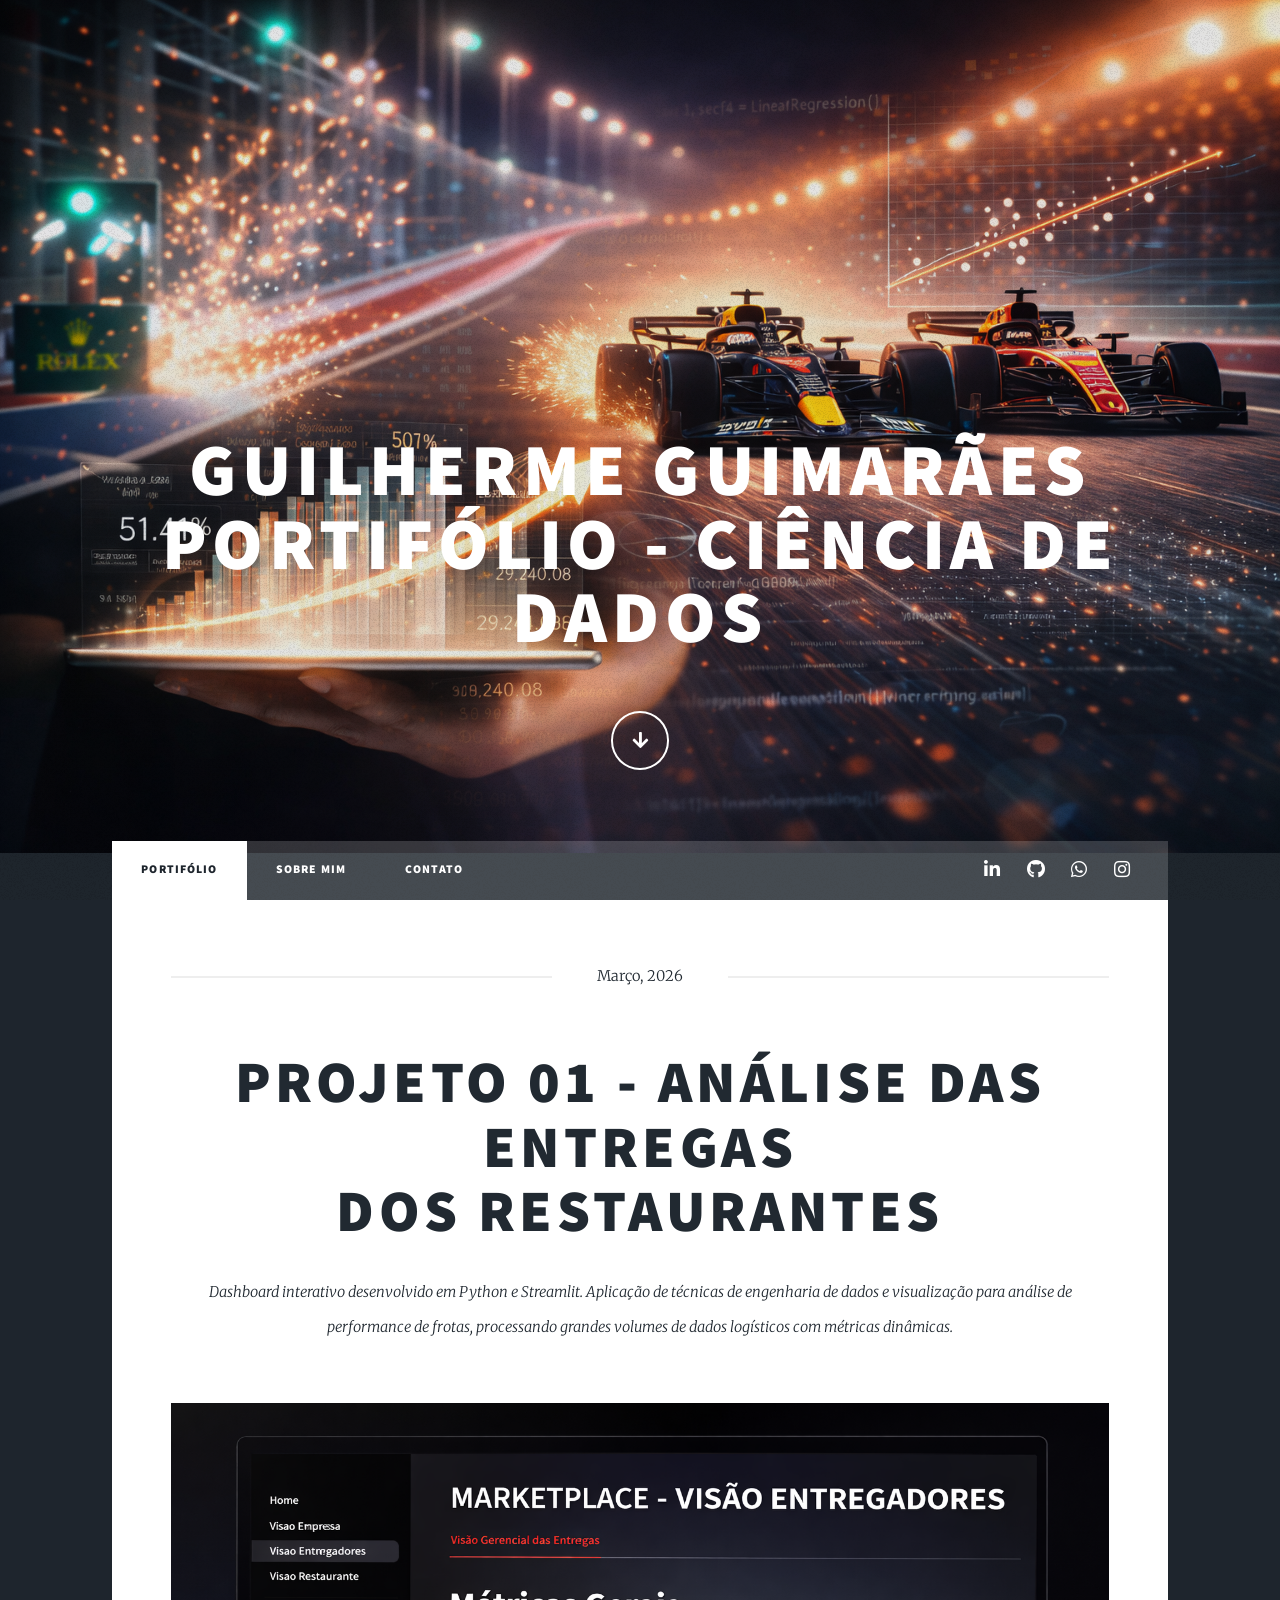
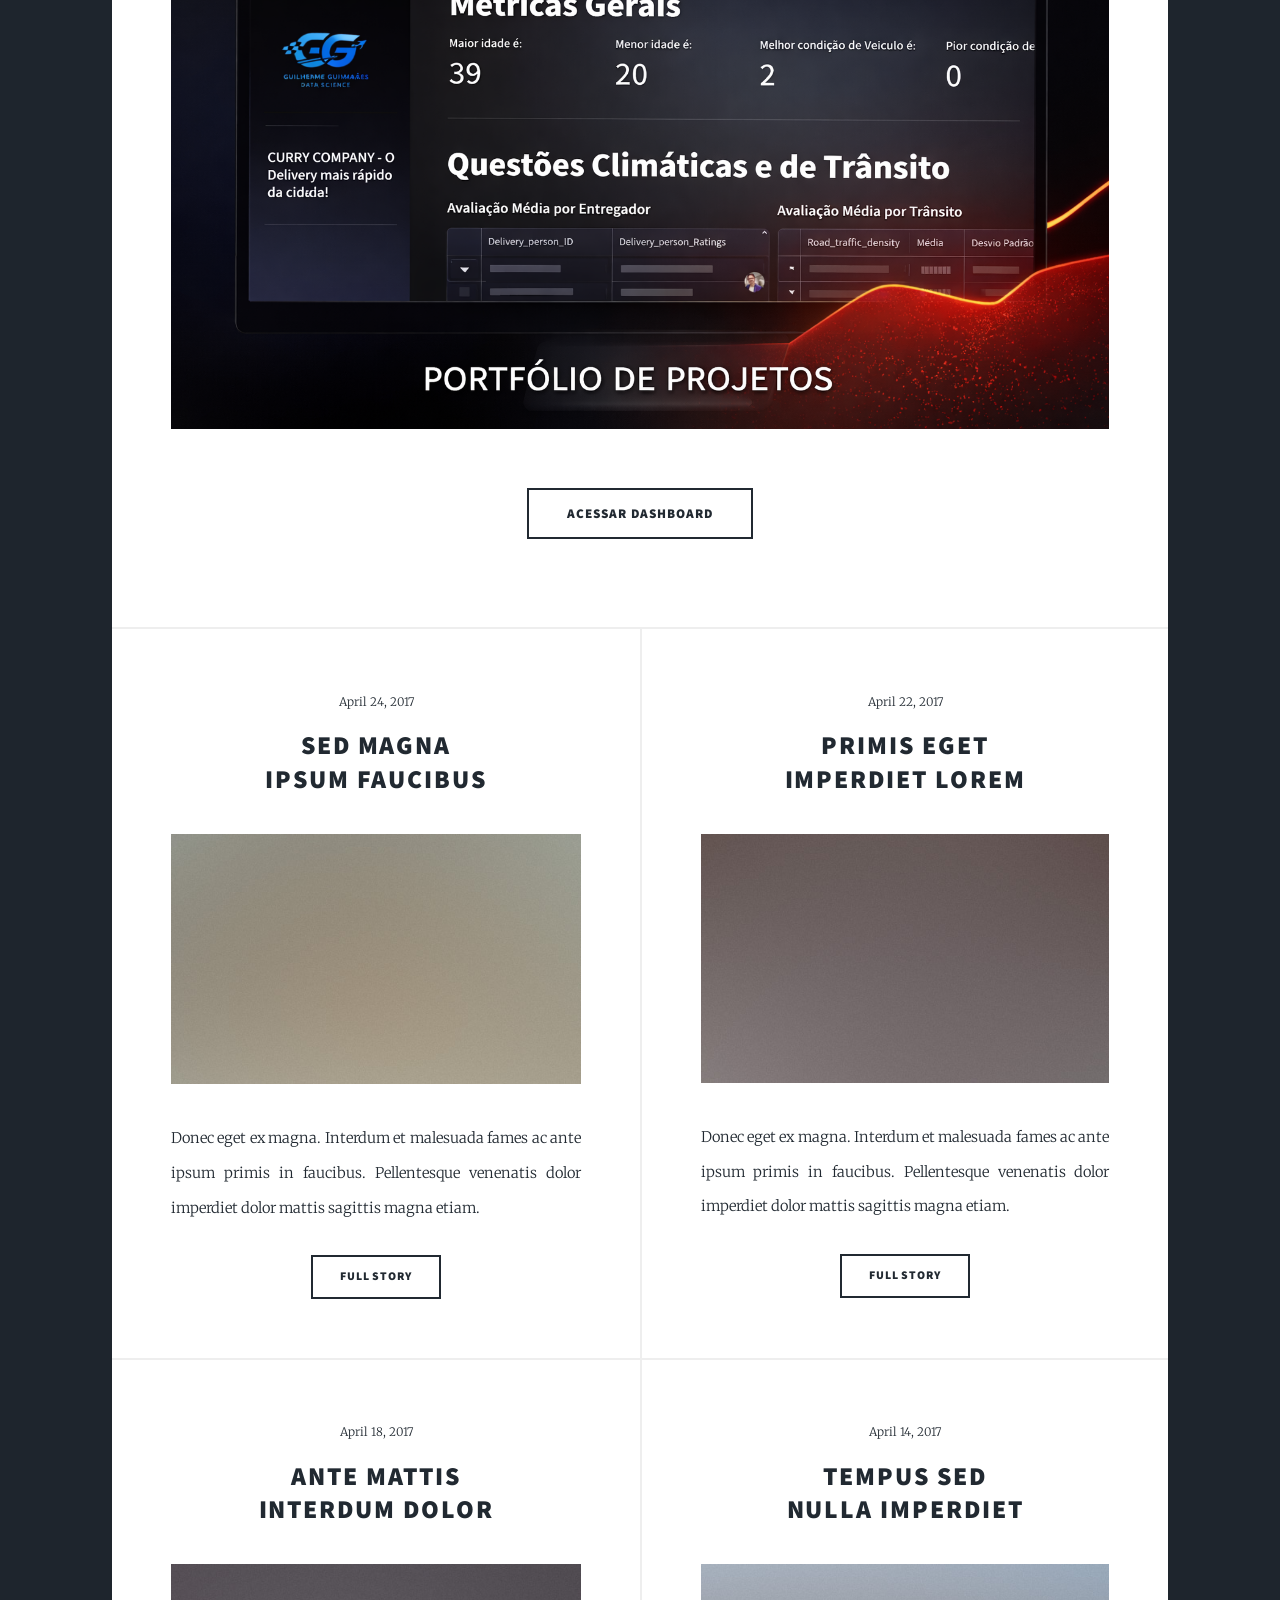
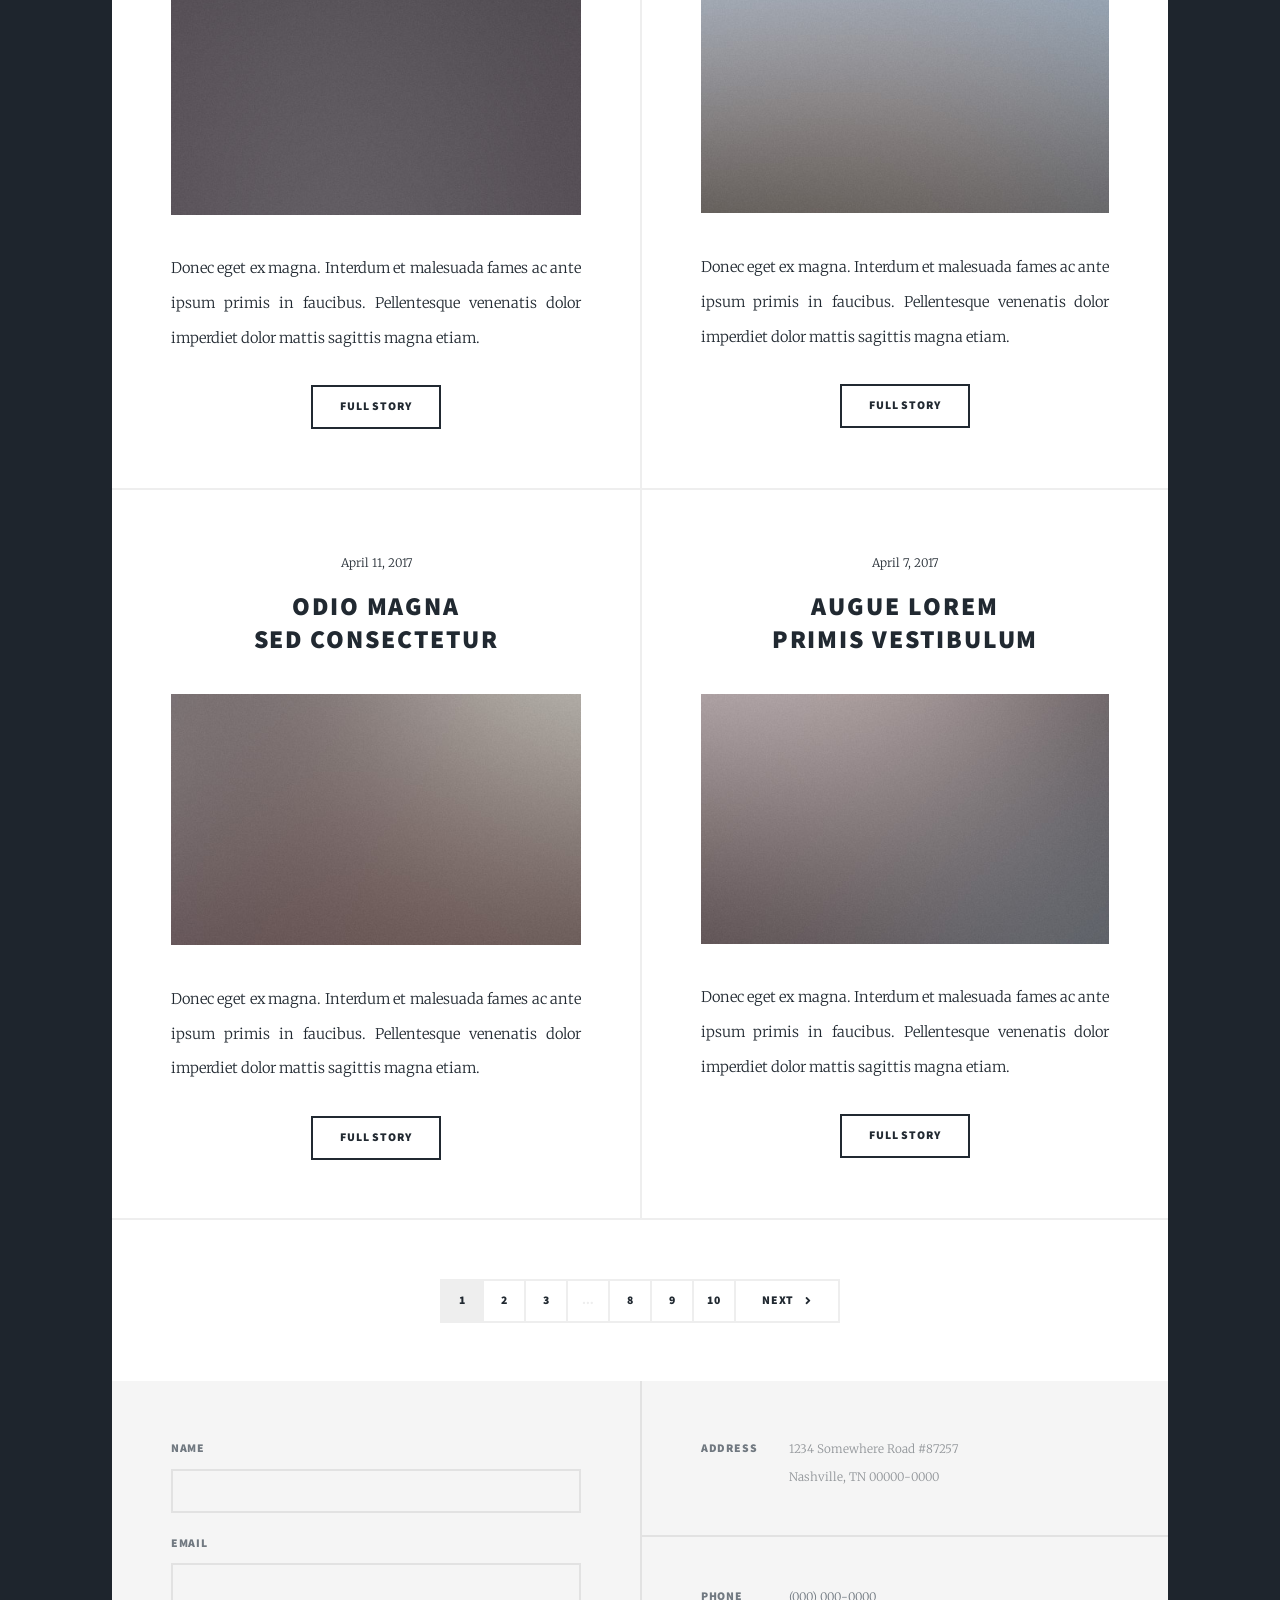
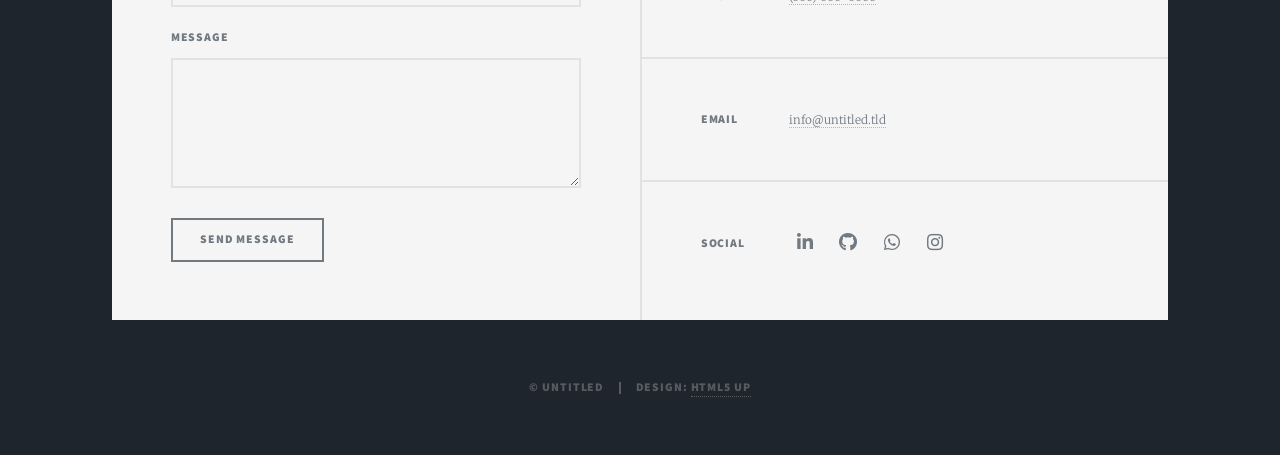
<file: index.html>
<!DOCTYPE HTML>
<!--
	Massively by HTML5 UP
	html5up.net | @ajlkn
	Free for personal and commercial use under the CCA 3.0 license (html5up.net/license)
-->
<html>
	<head>
		<title>Guilherme Guimarães - Portifólio</title>
		<meta charset="utf-8" />
		<meta name="viewport" content="width=device-width, initial-scale=1, user-scalable=no" />
		<link rel="stylesheet" href="assets/css/main.css" />
		<noscript><link rel="stylesheet" href="assets/css/noscript.css" /></noscript>
	</head>
	<body class="is-preload">

		<!-- Wrapper -->
			<div id="wrapper" class="fade-in">

				<!-- Intro -->
					<div id="intro">
						<h1>Guilherme Guimarães<br />
						Portifólio - Ciência de Dados</h1>
						<p></p>
						<ul class="actions">
							<li><a href="#header" class="button icon solid solo fa-arrow-down scrolly">Continue</a></li>
						</ul>
					</div>

				<!-- Header -->
					<header id="header">
						<a href="index.html" class="logo">Saiba Mais</a>
					</header>

				<!-- Nav -->
					<nav id="nav">
						<ul class="links">
							<li class="active"><a href="index.html">Portifólio</a></li>
							<li><a href="generic.html">Sobre Mim</a></li>
							<li><a href="elements.html">Contato</a></li>
						</ul>
						<ul class="icons">
						    <li><a href="https://linkedin.com/in/guilherme-goncalves-guimaraes-data-scientist" class="icon brands fa-linkedin-in"><span class="label">LinkedIn</span></a></li>
						    <li><a href="https://github.com/guig23/guilherme_portifolio" class="icon brands fa-github"><span class="label">GitHub</span></a></li>
						    <li><a href="https://wa.me/5543991785400" class="icon brands fa-whatsapp"><span class="label">WhatsApp</span></a></li>
						    <li><a href="instagram.com/gui2021br" class="icon brands fa-instagram"><span class="label">Instagram</span></a></li>
						</ul>
					</nav>

				<!-- Main -->
					<div id="main">

						<!-- Featured Post -->
							<article class="post featured">
								<header class="major">
									<span class="date">Março, 2026</span>
									<h2><a href="https://guilhermeguimaraesprojetocurrycompany2026.streamlit.app" target="_blank">Projeto 01 - Análise das Entregas<br />
       								 dos Restaurantes </a></h2>
									<p>Dashboard interativo desenvolvido em Python e Streamlit. 
									Aplicação de técnicas de engenharia de dados e visualização para análise de performance de frotas, 
									processando grandes volumes de dados logísticos com métricas dinâmicas.</p>
								</header>
								<a href="https://guilhermeguimaraesprojetocurrycompany2026.streamlit.app" class="image main" target="_blank"><img src="images/dash-restaurante.png" alt="Dashboard de Entregas" /></a>
    <ul class="actions special">
									<li><a href="https://guilhermeguimaraesprojetocurrycompany2026.streamlit.app" class="button large" target="_blank">Acessar Dashboard</a></li>
    </ul>
							</article>

						<!-- Posts -->
							<section class="posts">
								<article>
									<header>
										<span class="date">April 24, 2017</span>
										<h2><a href="#">Sed magna<br />
										ipsum faucibus</a></h2>
									</header>
									<a href="#" class="image fit"><img src="images/pic02.jpg" alt="" /></a>
									<p>Donec eget ex magna. Interdum et malesuada fames ac ante ipsum primis in faucibus. Pellentesque venenatis dolor imperdiet dolor mattis sagittis magna etiam.</p>
									<ul class="actions special">
										<li><a href="#" class="button">Full Story</a></li>
									</ul>
								</article>
								<article>
									<header>
										<span class="date">April 22, 2017</span>
										<h2><a href="#">Primis eget<br />
										imperdiet lorem</a></h2>
									</header>
									<a href="#" class="image fit"><img src="images/pic03.jpg" alt="" /></a>
									<p>Donec eget ex magna. Interdum et malesuada fames ac ante ipsum primis in faucibus. Pellentesque venenatis dolor imperdiet dolor mattis sagittis magna etiam.</p>
									<ul class="actions special">
										<li><a href="#" class="button">Full Story</a></li>
									</ul>
								</article>
								<article>
									<header>
										<span class="date">April 18, 2017</span>
										<h2><a href="#">Ante mattis<br />
										interdum dolor</a></h2>
									</header>
									<a href="#" class="image fit"><img src="images/pic04.jpg" alt="" /></a>
									<p>Donec eget ex magna. Interdum et malesuada fames ac ante ipsum primis in faucibus. Pellentesque venenatis dolor imperdiet dolor mattis sagittis magna etiam.</p>
									<ul class="actions special">
										<li><a href="#" class="button">Full Story</a></li>
									</ul>
								</article>
								<article>
									<header>
										<span class="date">April 14, 2017</span>
										<h2><a href="#">Tempus sed<br />
										nulla imperdiet</a></h2>
									</header>
									<a href="#" class="image fit"><img src="images/pic05.jpg" alt="" /></a>
									<p>Donec eget ex magna. Interdum et malesuada fames ac ante ipsum primis in faucibus. Pellentesque venenatis dolor imperdiet dolor mattis sagittis magna etiam.</p>
									<ul class="actions special">
										<li><a href="#" class="button">Full Story</a></li>
									</ul>
								</article>
								<article>
									<header>
										<span class="date">April 11, 2017</span>
										<h2><a href="#">Odio magna<br />
										sed consectetur</a></h2>
									</header>
									<a href="#" class="image fit"><img src="images/pic06.jpg" alt="" /></a>
									<p>Donec eget ex magna. Interdum et malesuada fames ac ante ipsum primis in faucibus. Pellentesque venenatis dolor imperdiet dolor mattis sagittis magna etiam.</p>
									<ul class="actions special">
										<li><a href="#" class="button">Full Story</a></li>
									</ul>
								</article>
								<article>
									<header>
										<span class="date">April 7, 2017</span>
										<h2><a href="#">Augue lorem<br />
										primis vestibulum</a></h2>
									</header>
									<a href="#" class="image fit"><img src="images/pic07.jpg" alt="" /></a>
									<p>Donec eget ex magna. Interdum et malesuada fames ac ante ipsum primis in faucibus. Pellentesque venenatis dolor imperdiet dolor mattis sagittis magna etiam.</p>
									<ul class="actions special">
										<li><a href="#" class="button">Full Story</a></li>
									</ul>
								</article>
							</section>

						<!-- Footer -->
							<footer>
								<div class="pagination">
									<!--<a href="#" class="previous">Prev</a>-->
									<a href="#" class="page active">1</a>
									<a href="#" class="page">2</a>
									<a href="#" class="page">3</a>
									<span class="extra">&hellip;</span>
									<a href="#" class="page">8</a>
									<a href="#" class="page">9</a>
									<a href="#" class="page">10</a>
									<a href="#" class="next">Next</a>
								</div>
							</footer>

					</div>

				<!-- Footer -->
					<footer id="footer">
						<section>
							<form method="post" action="#">
								<div class="fields">
									<div class="field">
										<label for="name">Name</label>
										<input type="text" name="name" id="name" />
									</div>
									<div class="field">
										<label for="email">Email</label>
										<input type="text" name="email" id="email" />
									</div>
									<div class="field">
										<label for="message">Message</label>
										<textarea name="message" id="message" rows="3"></textarea>
									</div>
								</div>
								<ul class="actions">
									<li><input type="submit" value="Send Message" /></li>
								</ul>
							</form>
						</section>
						<section class="split contact">
							<section class="alt">
								<h3>Address</h3>
								<p>1234 Somewhere Road #87257<br />
								Nashville, TN 00000-0000</p>
							</section>
							<section>
								<h3>Phone</h3>
								<p><a href="#">(000) 000-0000</a></p>
							</section>
							<section>
								<h3>Email</h3>
								<p><a href="#">info@untitled.tld</a></p>
							</section>
							<section>
								<h3>Social</h3>
								<ul class="icons">
							    <li><a href="https://linkedin.com/in/guilherme-goncalves-guimaraes-data-scientist" class="icon brands fa-linkedin-in"><span class="label">LinkedIn</span></a></li>
							    <li><a href="github.com/guig23" class="icon brands fa-github"><span class="label">GitHub</span></a></li>
							    <li><a href="https://wa.me/5543991785400" class="icon brands fa-whatsapp"><span class="label">WhatsApp</span></a></li>
							    <li><a href="instagram.com/gui2021br" class="icon brands fa-instagram"><span class="label">Instagram</span></a></li>
								</ul>
							</section>
						</section>
					</footer>

				<!-- Copyright -->
					<div id="copyright">
						<ul><li>&copy; Untitled</li><li>Design: <a href="https://html5up.net">HTML5 UP</a></li></ul>
					</div>

			</div>

		<!-- Scripts -->
			<script src="assets/js/jquery.min.js"></script>
			<script src="assets/js/jquery.scrollex.min.js"></script>
			<script src="assets/js/jquery.scrolly.min.js"></script>
			<script src="assets/js/browser.min.js"></script>
			<script src="assets/js/breakpoints.min.js"></script>
			<script src="assets/js/util.js"></script>
			<script src="assets/js/main.js"></script>

	</body>
</html>
</file>
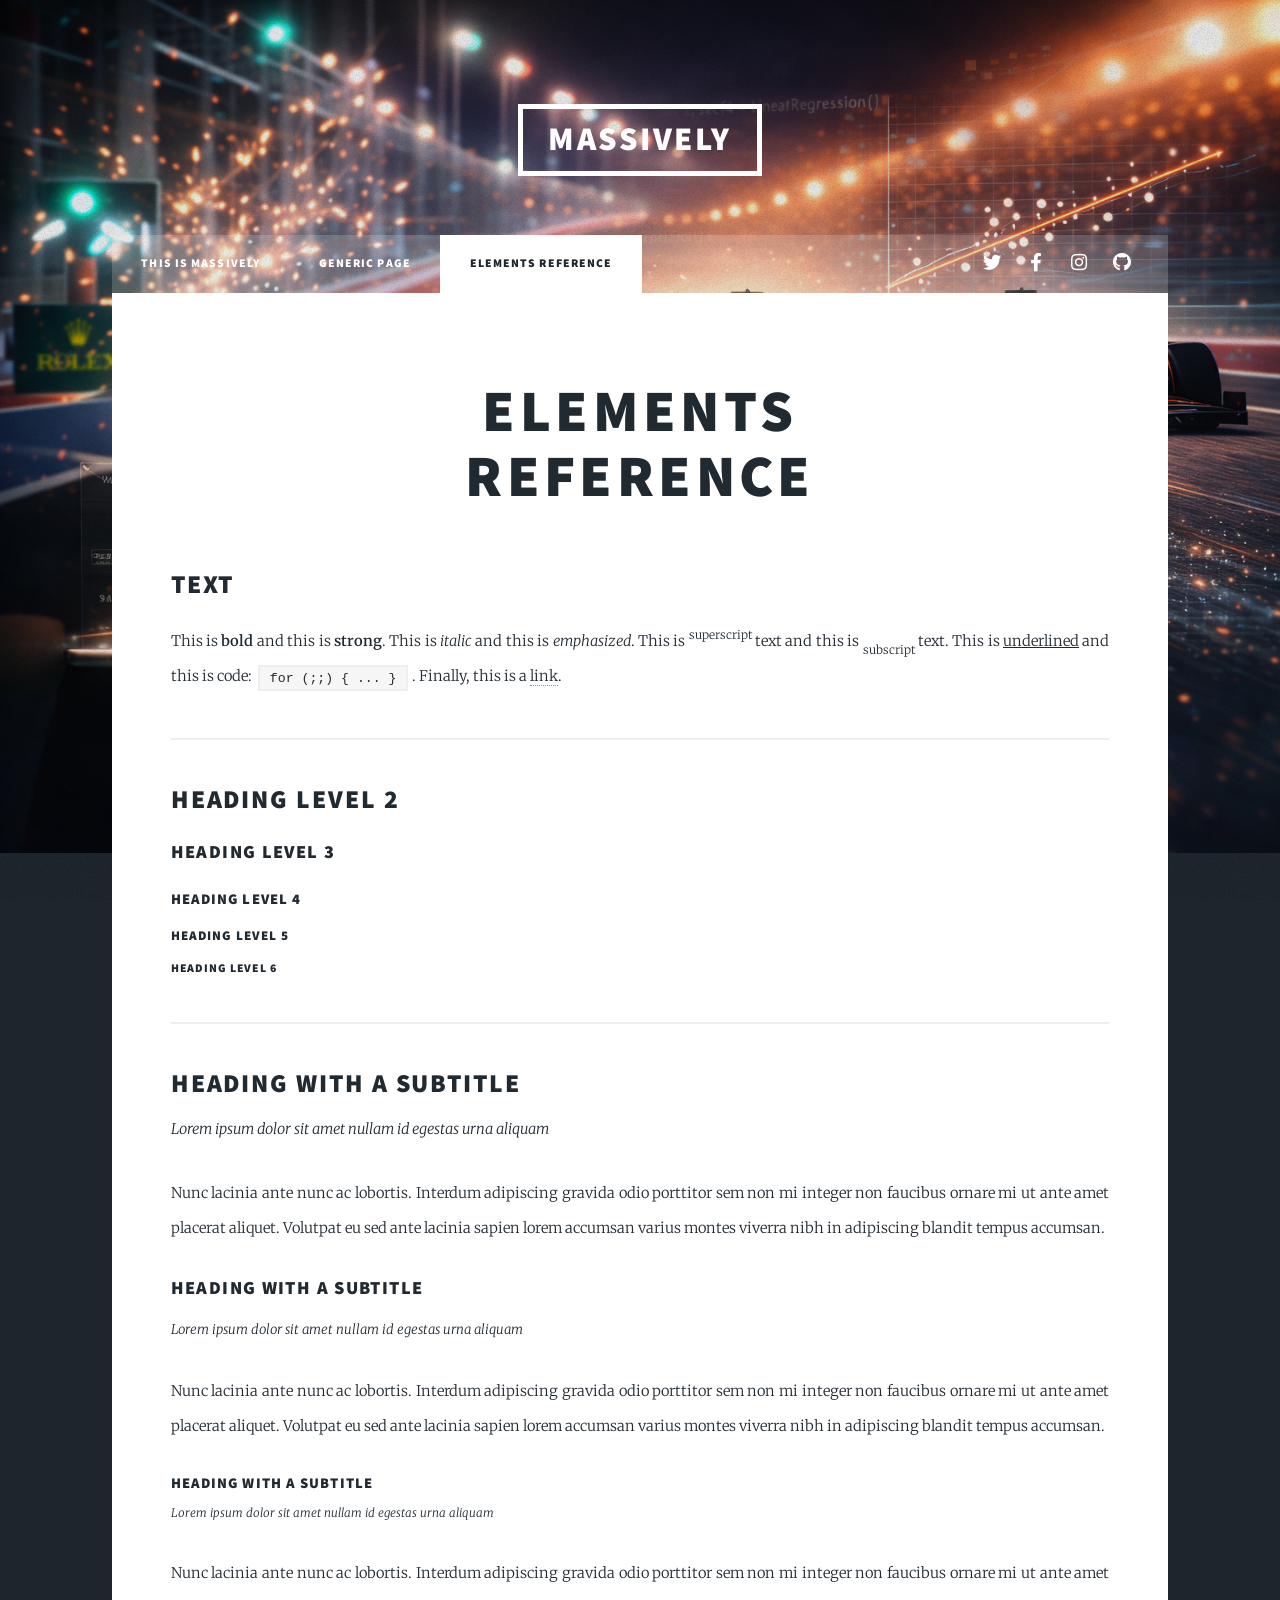
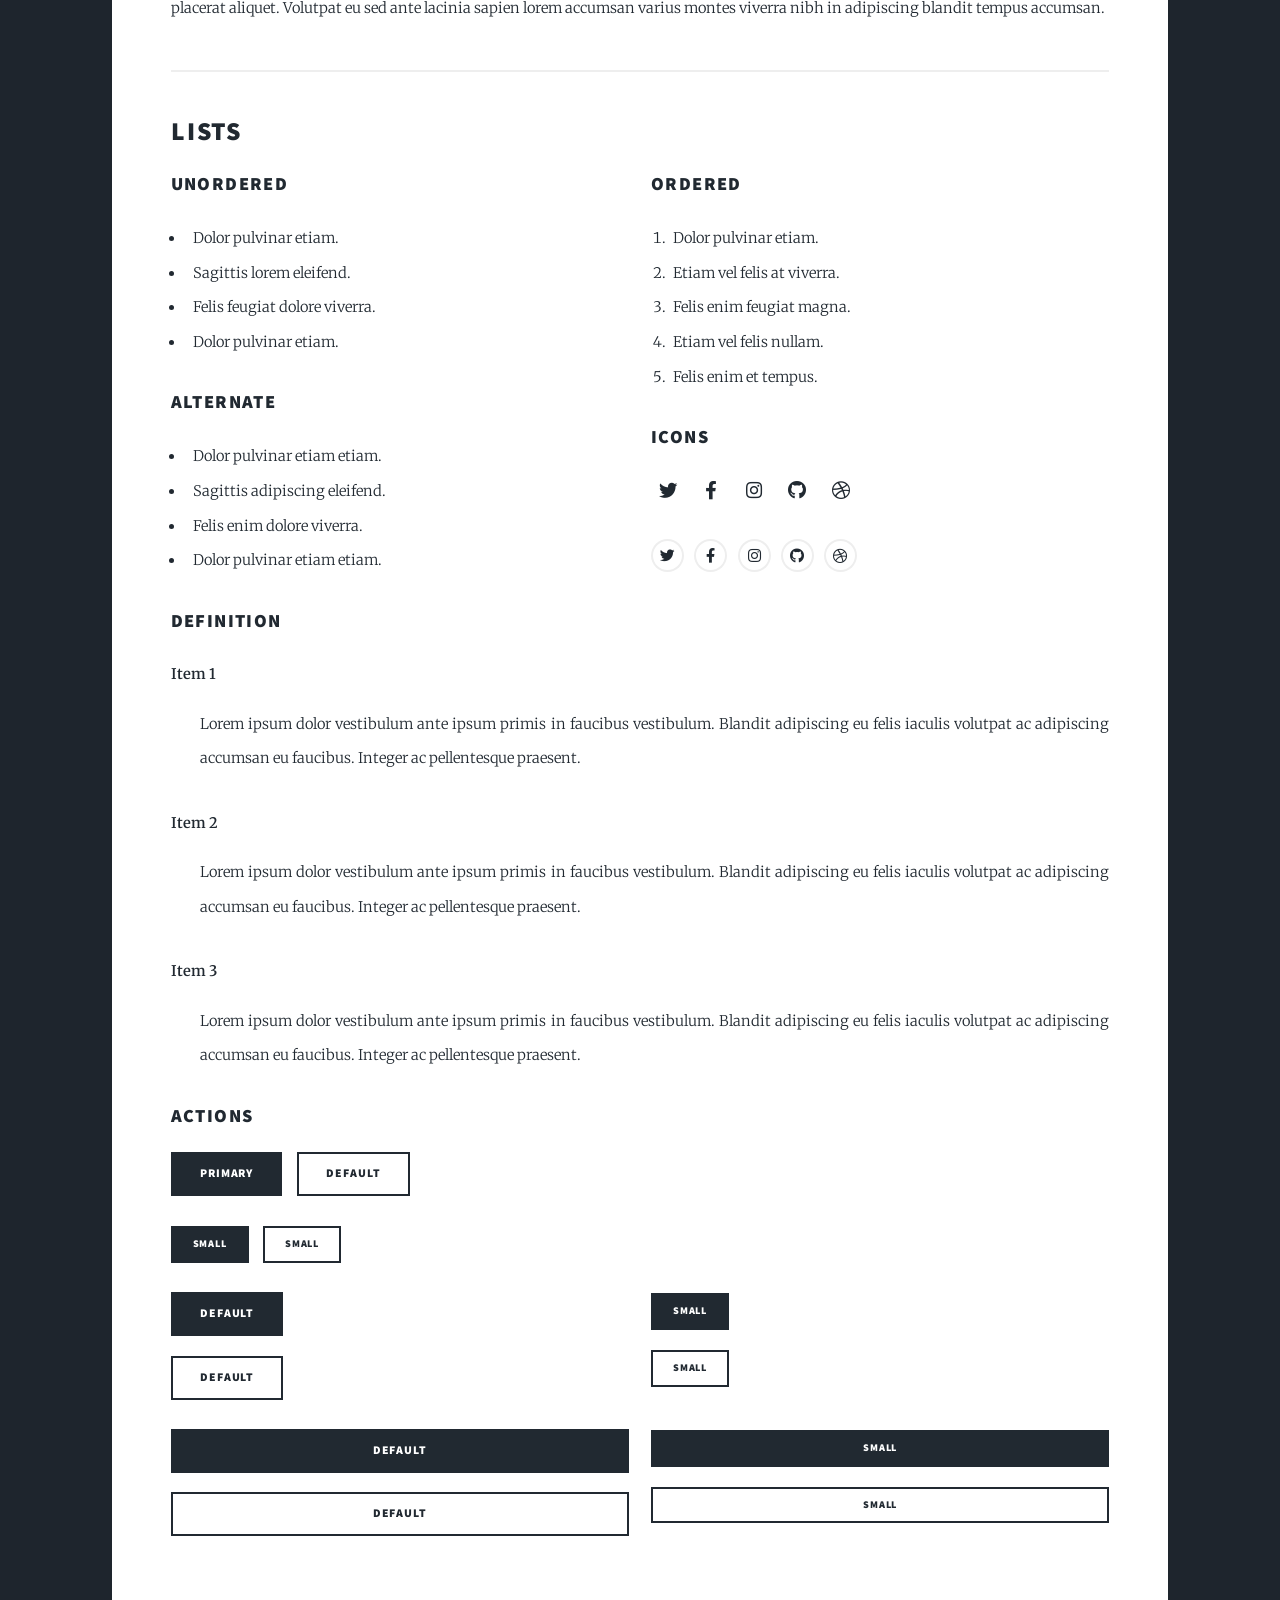
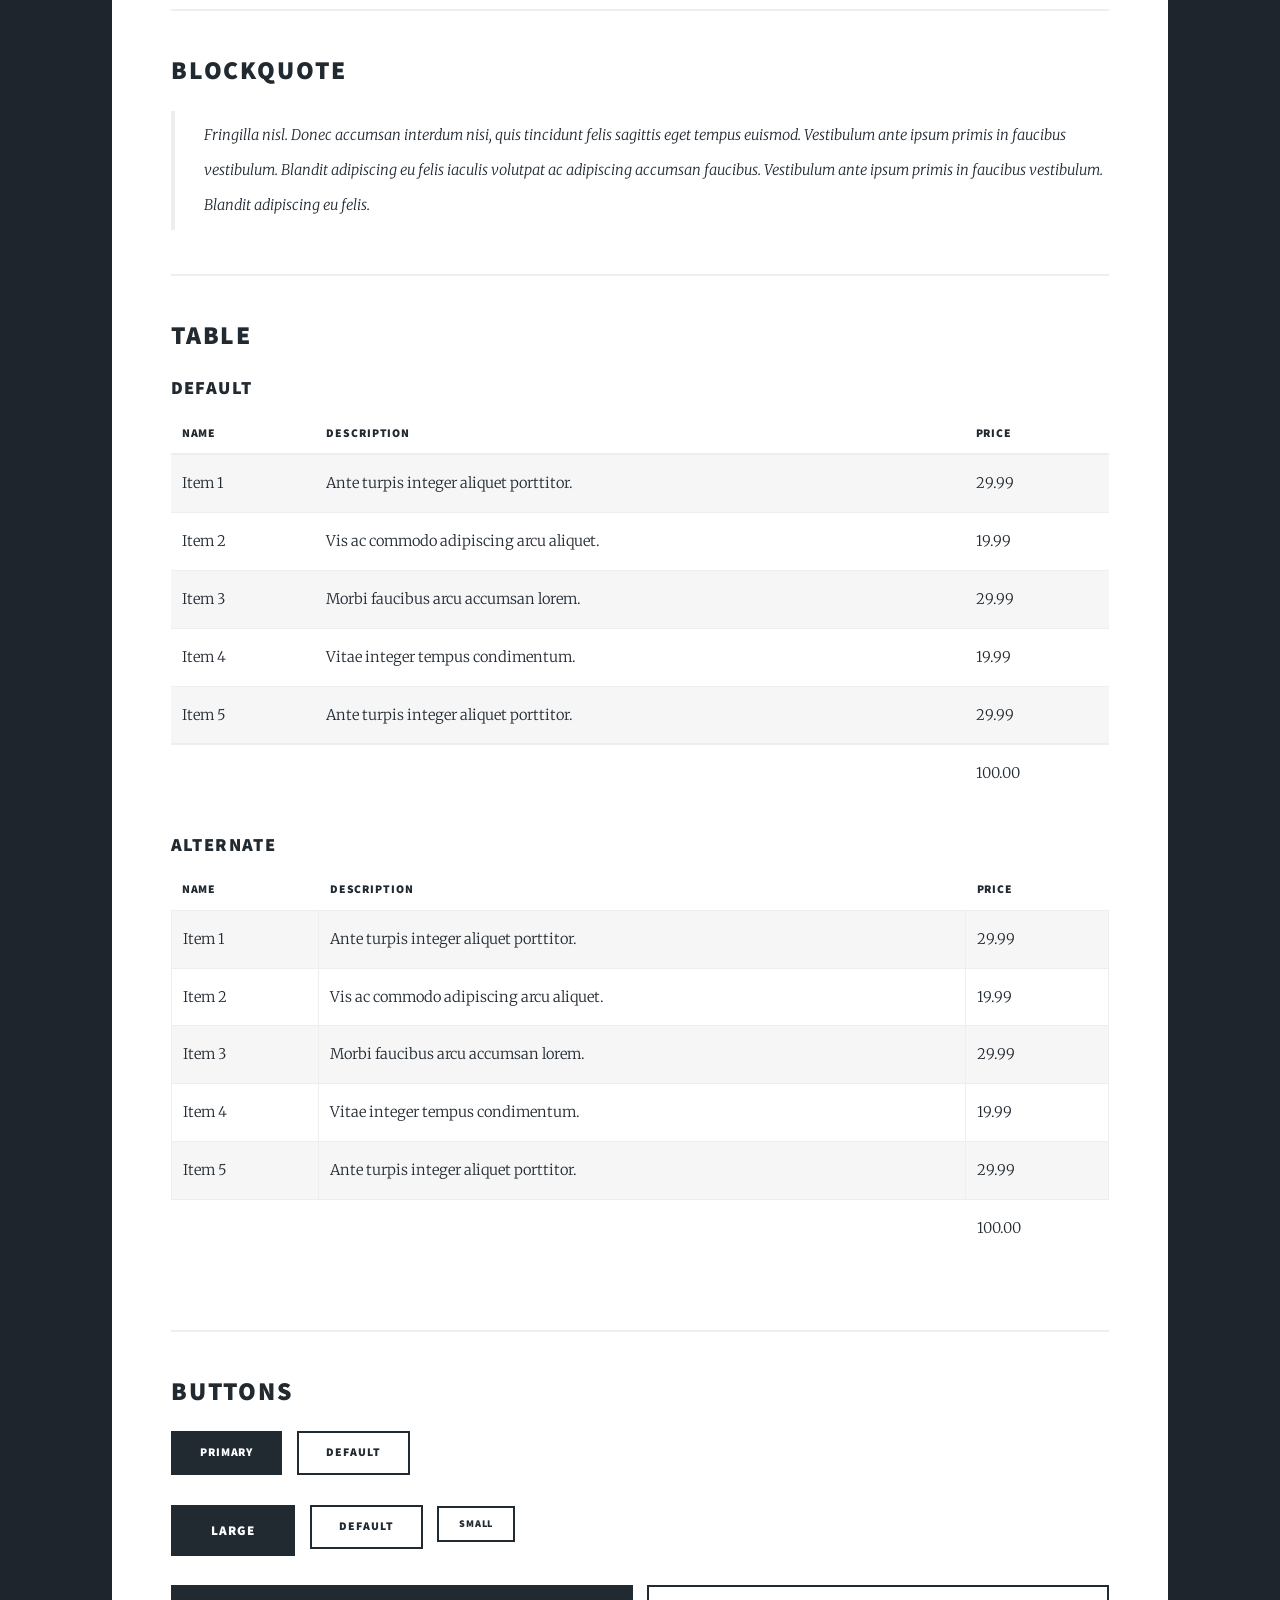
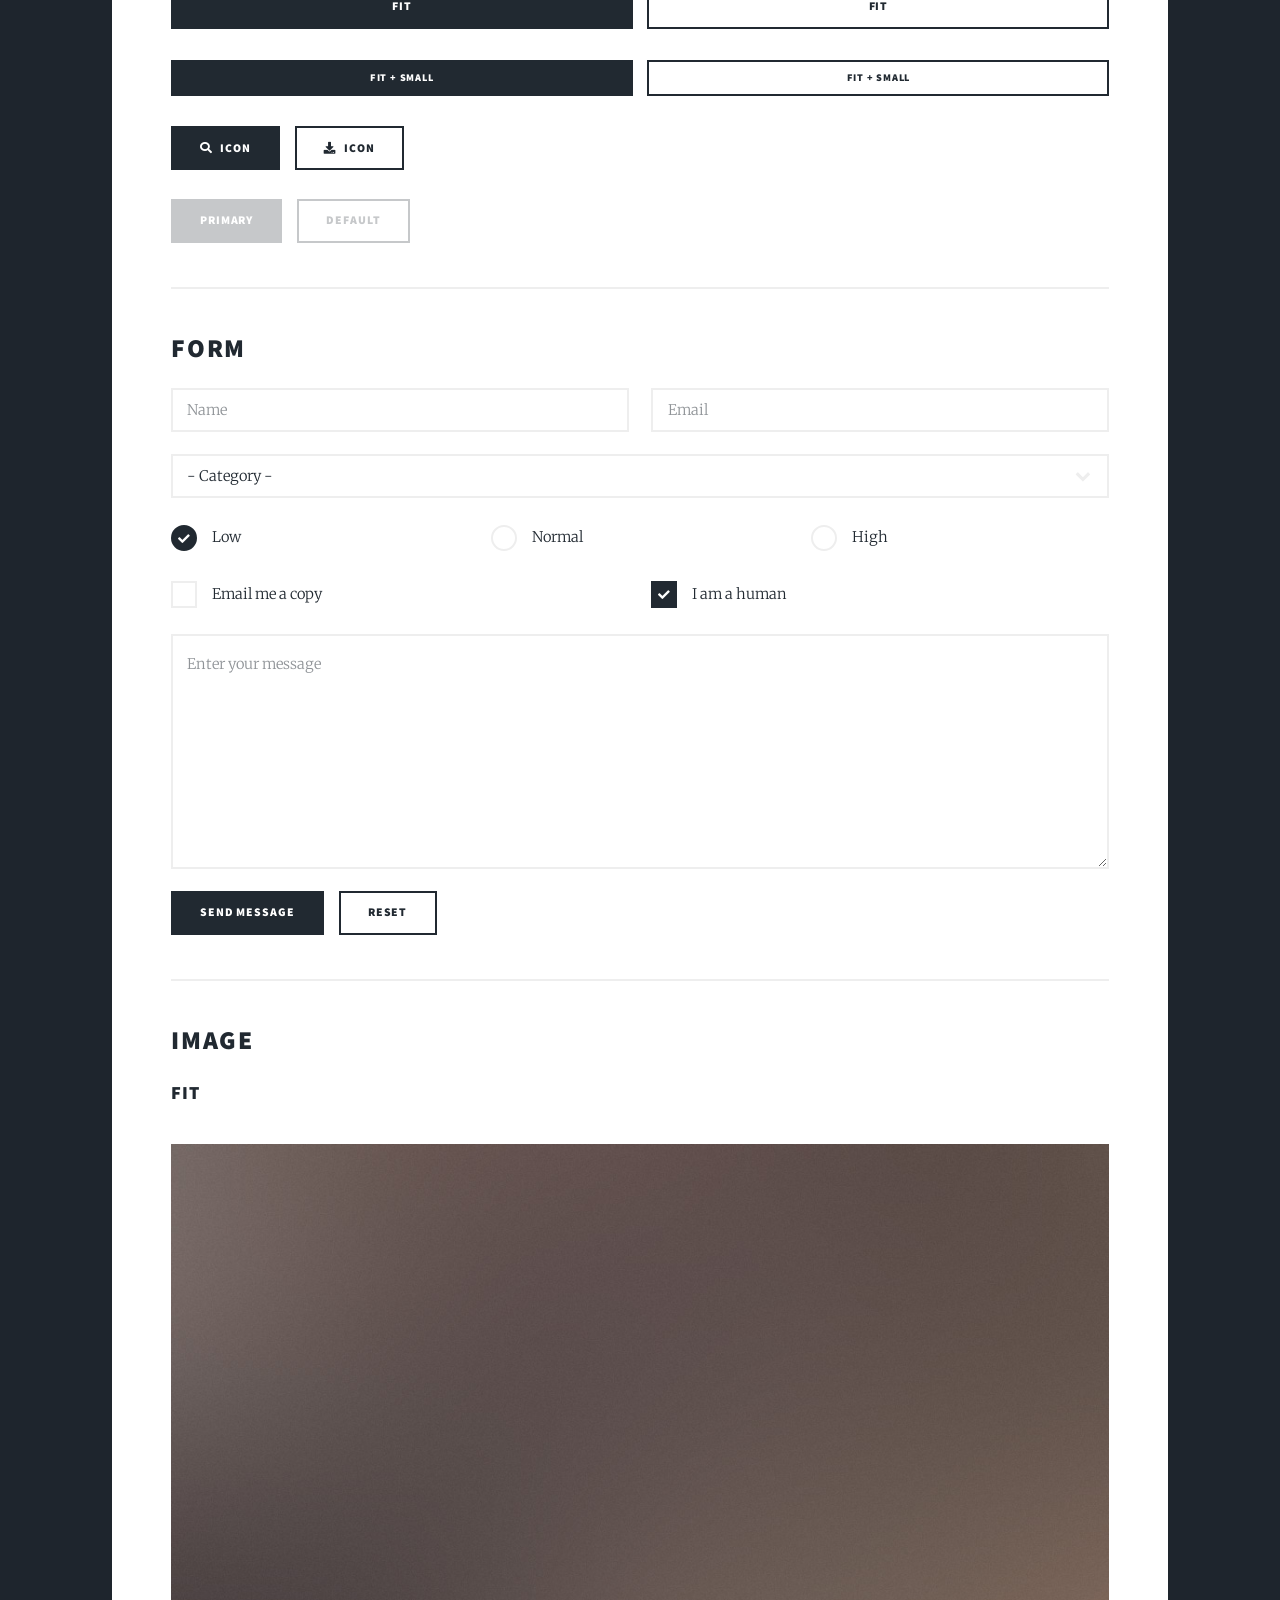
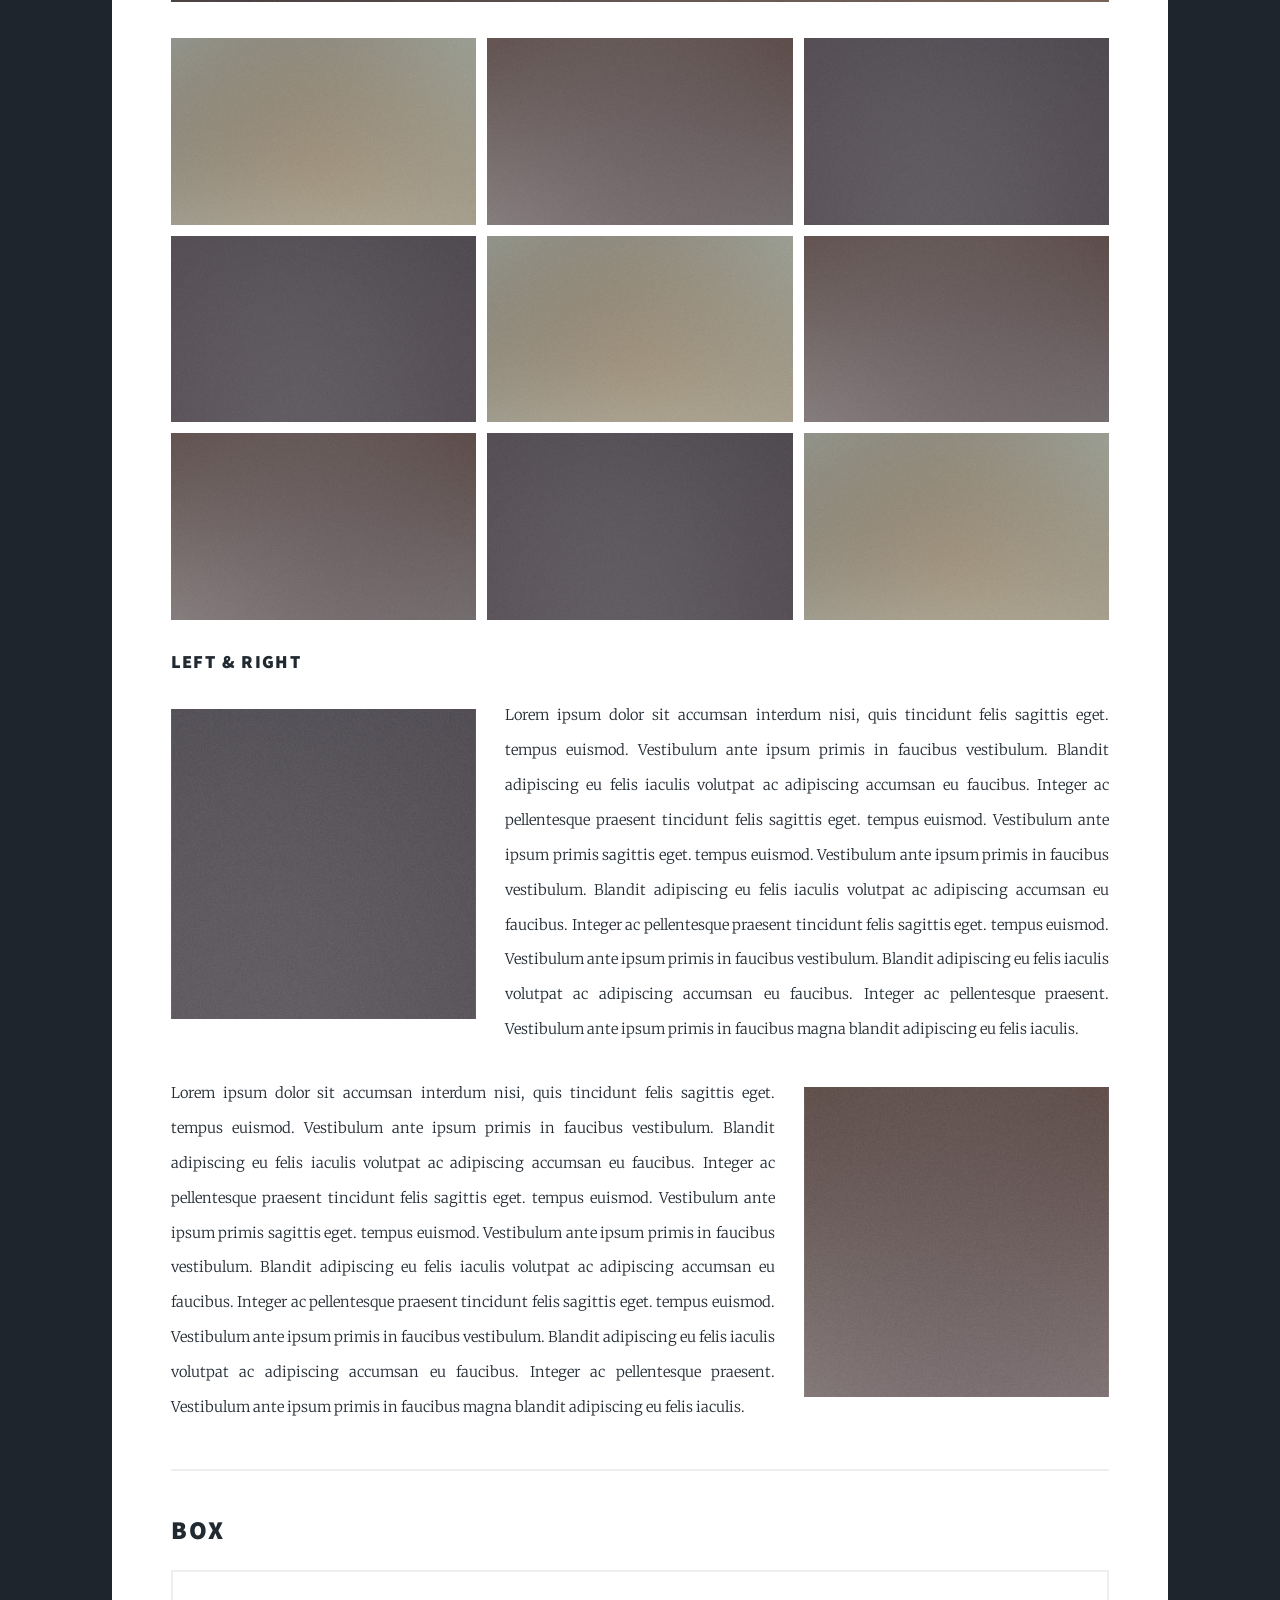
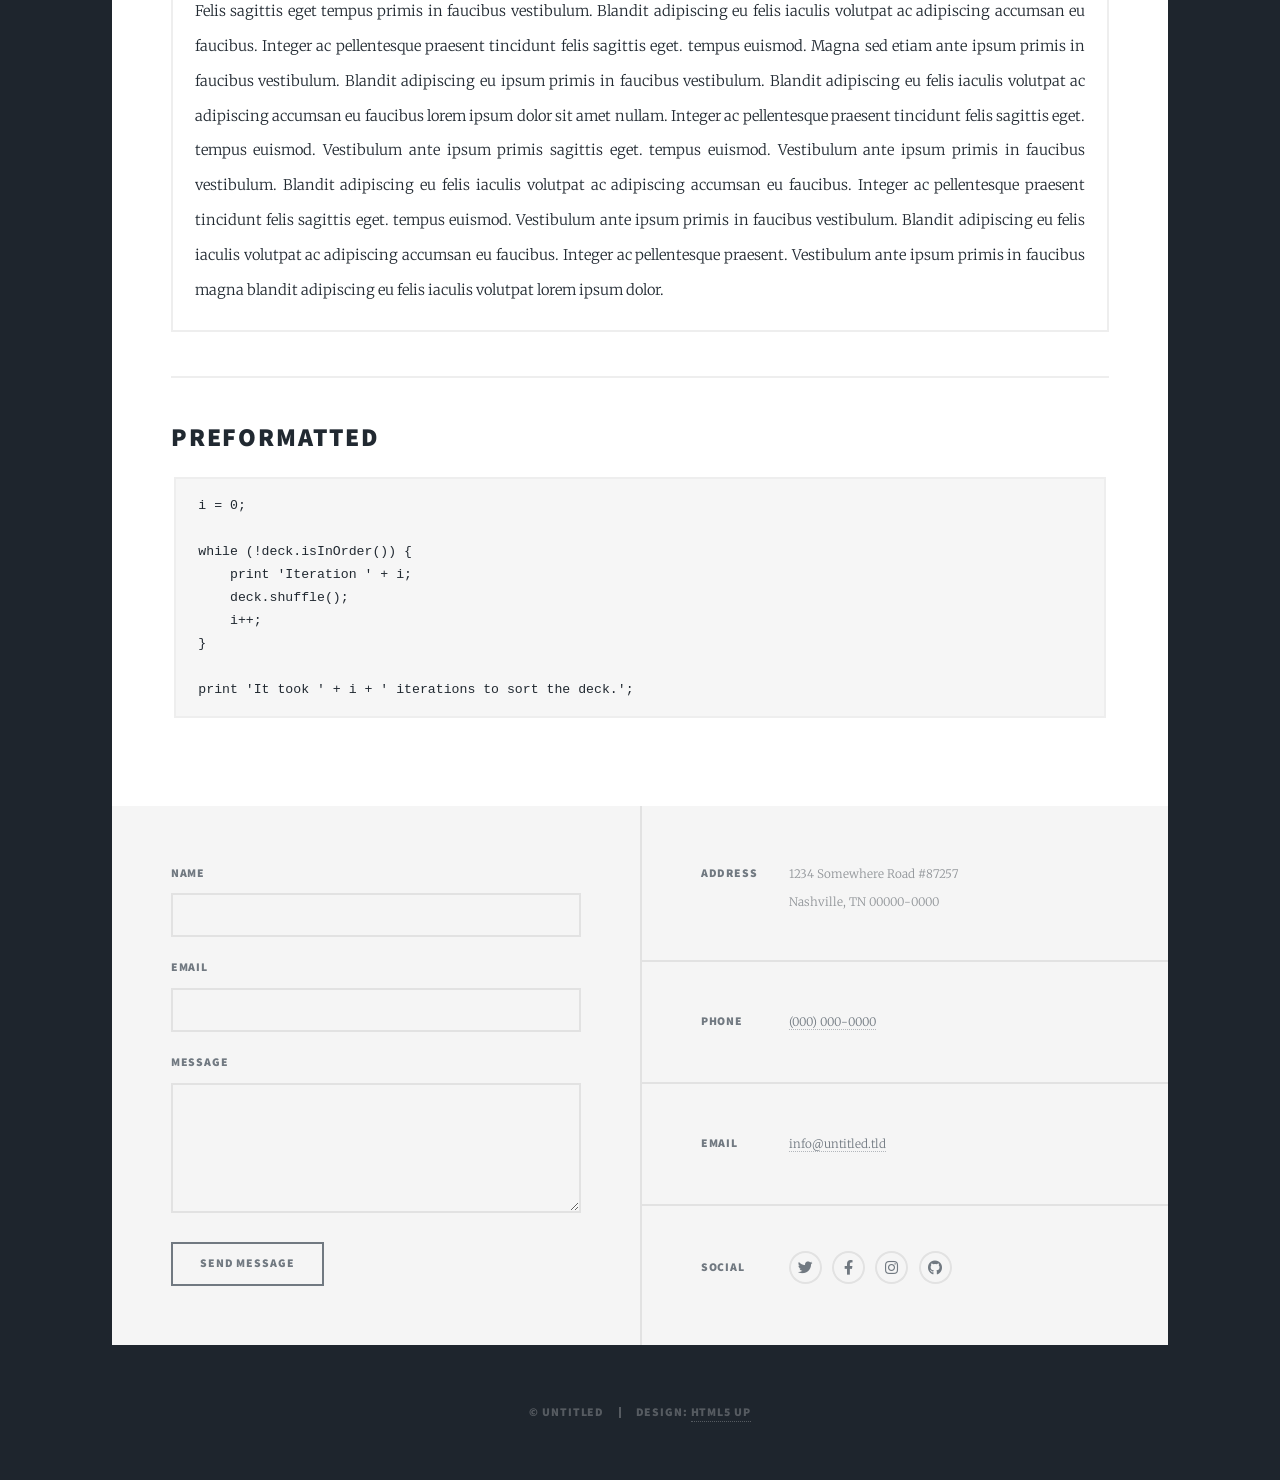
<file: elements.html>
<!DOCTYPE HTML>
<!--
	Massively by HTML5 UP
	html5up.net | @ajlkn
	Free for personal and commercial use under the CCA 3.0 license (html5up.net/license)
-->
<html>
	<head>
		<title>Elements Reference - Massively by HTML5 UP</title>
		<meta charset="utf-8" />
		<meta name="viewport" content="width=device-width, initial-scale=1, user-scalable=no" />
		<link rel="stylesheet" href="assets/css/main.css" />
		<noscript><link rel="stylesheet" href="assets/css/noscript.css" /></noscript>
	</head>
	<body class="is-preload">

		<!-- Wrapper -->
			<div id="wrapper">

				<!-- Header -->
					<header id="header">
						<a href="index.html" class="logo">Massively</a>
					</header>

				<!-- Nav -->
					<nav id="nav">
						<ul class="links">
							<li><a href="index.html">This is Massively</a></li>
							<li><a href="generic.html">Generic Page</a></li>
							<li class="active"><a href="elements.html">Elements Reference</a></li>
						</ul>
						<ul class="icons">
							<li><a href="#" class="icon brands fa-twitter"><span class="label">Twitter</span></a></li>
							<li><a href="#" class="icon brands fa-facebook-f"><span class="label">Facebook</span></a></li>
							<li><a href="#" class="icon brands fa-instagram"><span class="label">Instagram</span></a></li>
							<li><a href="#" class="icon brands fa-github"><span class="label">GitHub</span></a></li>
						</ul>
					</nav>

				<!-- Main -->
					<div id="main">

						<!-- Post -->
							<section class="post">
								<header class="major">
									<h1>Elements<br />
									Reference</h1>
								</header>

								<!-- Text stuff -->
									<h2>Text</h2>
									<p>This is <b>bold</b> and this is <strong>strong</strong>. This is <i>italic</i> and this is <em>emphasized</em>.
									This is <sup>superscript</sup> text and this is <sub>subscript</sub> text.
									This is <u>underlined</u> and this is code: <code>for (;;) { ... }</code>.
									Finally, this is a <a href="#">link</a>.</p>
									<hr />
									<h2>Heading Level 2</h2>
									<h3>Heading Level 3</h3>
									<h4>Heading Level 4</h4>
									<h5>Heading Level 5</h5>
									<h6>Heading Level 6</h6>
									<hr />
									<header>
										<h2>Heading with a Subtitle</h2>
										<p>Lorem ipsum dolor sit amet nullam id egestas urna aliquam</p>
									</header>
									<p>Nunc lacinia ante nunc ac lobortis. Interdum adipiscing gravida odio porttitor sem non mi integer non faucibus ornare mi ut ante amet placerat aliquet. Volutpat eu sed ante lacinia sapien lorem accumsan varius montes viverra nibh in adipiscing blandit tempus accumsan.</p>
									<header>
										<h3>Heading with a Subtitle</h3>
										<p>Lorem ipsum dolor sit amet nullam id egestas urna aliquam</p>
									</header>
									<p>Nunc lacinia ante nunc ac lobortis. Interdum adipiscing gravida odio porttitor sem non mi integer non faucibus ornare mi ut ante amet placerat aliquet. Volutpat eu sed ante lacinia sapien lorem accumsan varius montes viverra nibh in adipiscing blandit tempus accumsan.</p>
									<header>
										<h4>Heading with a Subtitle</h4>
										<p>Lorem ipsum dolor sit amet nullam id egestas urna aliquam</p>
									</header>
									<p>Nunc lacinia ante nunc ac lobortis. Interdum adipiscing gravida odio porttitor sem non mi integer non faucibus ornare mi ut ante amet placerat aliquet. Volutpat eu sed ante lacinia sapien lorem accumsan varius montes viverra nibh in adipiscing blandit tempus accumsan.</p>

									<hr />

								<!-- Lists -->
									<h2>Lists</h2>
									<div class="row">
										<div class="col-6 col-12-small">

											<h3>Unordered</h3>
											<ul>
												<li>Dolor pulvinar etiam.</li>
												<li>Sagittis lorem eleifend.</li>
												<li>Felis feugiat dolore viverra.</li>
												<li>Dolor pulvinar etiam.</li>
											</ul>

											<h3>Alternate</h3>
											<ul class="alt">
												<li>Dolor pulvinar etiam etiam.</li>
												<li>Sagittis adipiscing eleifend.</li>
												<li>Felis enim dolore viverra.</li>
												<li>Dolor pulvinar etiam etiam.</li>
											</ul>

										</div>
										<div class="col-6 col-12-small">

											<h3>Ordered</h3>
											<ol>
												<li>Dolor pulvinar etiam.</li>
												<li>Etiam vel felis at viverra.</li>
												<li>Felis enim feugiat magna.</li>
												<li>Etiam vel felis nullam.</li>
												<li>Felis enim et tempus.</li>
											</ol>

											<h3>Icons</h3>
											<ul class="icons">
												<li><a href="#" class="icon brands fa-twitter"><span class="label">Twitter</span></a></li>
												<li><a href="#" class="icon brands fa-facebook-f"><span class="label">Facebook</span></a></li>
												<li><a href="#" class="icon brands fa-instagram"><span class="label">Instagram</span></a></li>
												<li><a href="#" class="icon brands fa-github"><span class="label">Github</span></a></li>
												<li><a href="#" class="icon brands fa-dribbble"><span class="label">Dribbble</span></a></li>
											</ul>
											<ul class="icons alt">
												<li><a href="#" class="icon brands alt fa-twitter"><span class="label">Twitter</span></a></li>
												<li><a href="#" class="icon brands alt fa-facebook-f"><span class="label">Facebook</span></a></li>
												<li><a href="#" class="icon brands alt fa-instagram"><span class="label">Instagram</span></a></li>
												<li><a href="#" class="icon brands alt fa-github"><span class="label">Github</span></a></li>
												<li><a href="#" class="icon brands alt fa-dribbble"><span class="label">Dribbble</span></a></li>
											</ul>

										</div>
									</div>
									<h3>Definition</h3>
									<dl>
										<dt>Item 1</dt>
										<dd>
											<p>Lorem ipsum dolor vestibulum ante ipsum primis in faucibus vestibulum. Blandit adipiscing eu felis iaculis volutpat ac adipiscing accumsan eu faucibus. Integer ac pellentesque praesent.</p>
										</dd>
										<dt>Item 2</dt>
										<dd>
											<p>Lorem ipsum dolor vestibulum ante ipsum primis in faucibus vestibulum. Blandit adipiscing eu felis iaculis volutpat ac adipiscing accumsan eu faucibus. Integer ac pellentesque praesent.</p>
										</dd>
										<dt>Item 3</dt>
										<dd>
											<p>Lorem ipsum dolor vestibulum ante ipsum primis in faucibus vestibulum. Blandit adipiscing eu felis iaculis volutpat ac adipiscing accumsan eu faucibus. Integer ac pellentesque praesent.</p>
										</dd>
									</dl>

									<h3>Actions</h3>
									<ul class="actions">
										<li><a href="#" class="button primary">Primary</a></li>
										<li><a href="#" class="button">Default</a></li>
									</ul>
									<ul class="actions small">
										<li><a href="#" class="button primary small">Small</a></li>
										<li><a href="#" class="button small">Small</a></li>
									</ul>
									<div class="row">
										<div class="col-6 col-12-small">
											<ul class="actions stacked">
												<li><a href="#" class="button primary">Default</a></li>
												<li><a href="#" class="button">Default</a></li>
											</ul>
										</div>
										<div class="col-6 col-12-small">
											<ul class="actions stacked">
												<li><a href="#" class="button primary small">Small</a></li>
												<li><a href="#" class="button small">Small</a></li>
											</ul>
										</div>
									</div>
									<div class="row">
										<div class="col-6 col-12-small">
											<ul class="actions stacked">
												<li><a href="#" class="button primary fit">Default</a></li>
												<li><a href="#" class="button fit">Default</a></li>
											</ul>
										</div>
										<div class="col-6 col-12-small">
											<ul class="actions stacked">
												<li><a href="#" class="button primary small fit">Small</a></li>
												<li><a href="#" class="button small fit">Small</a></li>
											</ul>
										</div>
									</div>

									<hr />

								<!-- Blockquote -->
									<h2>Blockquote</h2>
									<blockquote>Fringilla nisl. Donec accumsan interdum nisi, quis tincidunt felis sagittis eget tempus euismod. Vestibulum ante ipsum primis in faucibus vestibulum. Blandit adipiscing eu felis iaculis volutpat ac adipiscing accumsan faucibus. Vestibulum ante ipsum primis in faucibus vestibulum. Blandit adipiscing eu felis.</blockquote>

									<hr />

								<!-- Table -->
									<h2>Table</h2>

									<h3>Default</h3>
									<div class="table-wrapper">
										<table>
											<thead>
												<tr>
													<th>Name</th>
													<th>Description</th>
													<th>Price</th>
												</tr>
											</thead>
											<tbody>
												<tr>
													<td>Item 1</td>
													<td>Ante turpis integer aliquet porttitor.</td>
													<td>29.99</td>
												</tr>
												<tr>
													<td>Item 2</td>
													<td>Vis ac commodo adipiscing arcu aliquet.</td>
													<td>19.99</td>
												</tr>
												<tr>
													<td>Item 3</td>
													<td> Morbi faucibus arcu accumsan lorem.</td>
													<td>29.99</td>
												</tr>
												<tr>
													<td>Item 4</td>
													<td>Vitae integer tempus condimentum.</td>
													<td>19.99</td>
												</tr>
												<tr>
													<td>Item 5</td>
													<td>Ante turpis integer aliquet porttitor.</td>
													<td>29.99</td>
												</tr>
											</tbody>
											<tfoot>
												<tr>
													<td colspan="2"></td>
													<td>100.00</td>
												</tr>
											</tfoot>
										</table>
									</div>

									<h3>Alternate</h3>
									<div class="table-wrapper">
										<table class="alt">
											<thead>
												<tr>
													<th>Name</th>
													<th>Description</th>
													<th>Price</th>
												</tr>
											</thead>
											<tbody>
												<tr>
													<td>Item 1</td>
													<td>Ante turpis integer aliquet porttitor.</td>
													<td>29.99</td>
												</tr>
												<tr>
													<td>Item 2</td>
													<td>Vis ac commodo adipiscing arcu aliquet.</td>
													<td>19.99</td>
												</tr>
												<tr>
													<td>Item 3</td>
													<td> Morbi faucibus arcu accumsan lorem.</td>
													<td>29.99</td>
												</tr>
												<tr>
													<td>Item 4</td>
													<td>Vitae integer tempus condimentum.</td>
													<td>19.99</td>
												</tr>
												<tr>
													<td>Item 5</td>
													<td>Ante turpis integer aliquet porttitor.</td>
													<td>29.99</td>
												</tr>
											</tbody>
											<tfoot>
												<tr>
													<td colspan="2"></td>
													<td>100.00</td>
												</tr>
											</tfoot>
										</table>
									</div>

									<hr />

								<!-- Buttons -->
									<h2>Buttons</h2>
									<ul class="actions">
										<li><a href="#" class="button primary">Primary</a></li>
										<li><a href="#" class="button">Default</a></li>
									</ul>
									<ul class="actions">
										<li><a href="#" class="button primary large">Large</a></li>
										<li><a href="#" class="button">Default</a></li>
										<li><a href="#" class="button small">Small</a></li>
									</ul>
									<ul class="actions fit">
										<li><a href="#" class="button primary fit">Fit</a></li>
										<li><a href="#" class="button fit">Fit</a></li>
									</ul>
									<ul class="actions fit small">
										<li><a href="#" class="button primary fit small">Fit + Small</a></li>
										<li><a href="#" class="button fit small">Fit + Small</a></li>
									</ul>
									<ul class="actions">
										<li><a href="#" class="button primary icon solid fa-search">Icon</a></li>
										<li><a href="#" class="button icon solid fa-download">Icon</a></li>
									</ul>
									<ul class="actions">
										<li><span class="button primary disabled">Primary</span></li>
										<li><span class="button disabled">Default</span></li>
									</ul>

									<hr />

								<!-- Form -->
									<h2>Form</h2>

									<form method="post" action="#">
										<div class="row gtr-uniform">
											<div class="col-6 col-12-xsmall">
												<input type="text" name="demo-name" id="demo-name" value="" placeholder="Name" />
											</div>
											<div class="col-6 col-12-xsmall">
												<input type="email" name="demo-email" id="demo-email" value="" placeholder="Email" />
											</div>
											<!-- Break -->
											<div class="col-12">
												<select name="demo-category" id="demo-category">
													<option value="">- Category -</option>
													<option value="1">Manufacturing</option>
													<option value="1">Shipping</option>
													<option value="1">Administration</option>
													<option value="1">Human Resources</option>
												</select>
											</div>
											<!-- Break -->
											<div class="col-4 col-12-small">
												<input type="radio" id="demo-priority-low" name="demo-priority" checked>
												<label for="demo-priority-low">Low</label>
											</div>
											<div class="col-4 col-12-small">
												<input type="radio" id="demo-priority-normal" name="demo-priority">
												<label for="demo-priority-normal">Normal</label>
											</div>
											<div class="col-4 col-12-small">
												<input type="radio" id="demo-priority-high" name="demo-priority">
												<label for="demo-priority-high">High</label>
											</div>
											<!-- Break -->
											<div class="col-6 col-12-small">
												<input type="checkbox" id="demo-copy" name="demo-copy">
												<label for="demo-copy">Email me a copy</label>
											</div>
											<div class="col-6 col-12-small">
												<input type="checkbox" id="demo-human" name="demo-human" checked>
												<label for="demo-human">I am a human</label>
											</div>
											<!-- Break -->
											<div class="col-12">
												<textarea name="demo-message" id="demo-message" placeholder="Enter your message" rows="6"></textarea>
											</div>
											<!-- Break -->
											<div class="col-12">
												<ul class="actions">
													<li><input type="submit" value="Send Message" class="primary" /></li>
													<li><input type="reset" value="Reset" /></li>
												</ul>
											</div>
										</div>
									</form>

									<hr />

								<!-- Image -->
									<h2>Image</h2>

									<h3>Fit</h3>
									<span class="image fit"><img src="images/pic01.jpg" alt="" /></span>
									<div class="box alt">
										<div class="row gtr-50 gtr-uniform">
											<div class="col-4"><span class="image fit"><img src="images/pic02.jpg" alt="" /></span></div>
											<div class="col-4"><span class="image fit"><img src="images/pic03.jpg" alt="" /></span></div>
											<div class="col-4"><span class="image fit"><img src="images/pic04.jpg" alt="" /></span></div>
											<!-- Break -->
											<div class="col-4"><span class="image fit"><img src="images/pic04.jpg" alt="" /></span></div>
											<div class="col-4"><span class="image fit"><img src="images/pic02.jpg" alt="" /></span></div>
											<div class="col-4"><span class="image fit"><img src="images/pic03.jpg" alt="" /></span></div>
											<!-- Break -->
											<div class="col-4"><span class="image fit"><img src="images/pic03.jpg" alt="" /></span></div>
											<div class="col-4"><span class="image fit"><img src="images/pic04.jpg" alt="" /></span></div>
											<div class="col-4"><span class="image fit"><img src="images/pic02.jpg" alt="" /></span></div>
										</div>
									</div>

									<h3>Left &amp; Right</h3>
									<p><span class="image left"><img src="images/pic08.jpg" alt="" /></span>Lorem ipsum dolor sit accumsan interdum nisi, quis tincidunt felis sagittis eget. tempus euismod. Vestibulum ante ipsum primis in faucibus vestibulum. Blandit adipiscing eu felis iaculis volutpat ac adipiscing accumsan eu faucibus. Integer ac pellentesque praesent tincidunt felis sagittis eget. tempus euismod. Vestibulum ante ipsum primis sagittis eget. tempus euismod. Vestibulum ante ipsum primis in faucibus vestibulum. Blandit adipiscing eu felis iaculis volutpat ac adipiscing accumsan eu faucibus. Integer ac pellentesque praesent tincidunt felis sagittis eget. tempus euismod. Vestibulum ante ipsum primis in faucibus vestibulum. Blandit adipiscing eu felis iaculis volutpat ac adipiscing accumsan eu faucibus. Integer ac pellentesque praesent. Vestibulum ante ipsum primis in faucibus magna blandit adipiscing eu felis iaculis.</p>
									<p><span class="image right"><img src="images/pic09.jpg" alt="" /></span>Lorem ipsum dolor sit accumsan interdum nisi, quis tincidunt felis sagittis eget. tempus euismod. Vestibulum ante ipsum primis in faucibus vestibulum. Blandit adipiscing eu felis iaculis volutpat ac adipiscing accumsan eu faucibus. Integer ac pellentesque praesent tincidunt felis sagittis eget. tempus euismod. Vestibulum ante ipsum primis sagittis eget. tempus euismod. Vestibulum ante ipsum primis in faucibus vestibulum. Blandit adipiscing eu felis iaculis volutpat ac adipiscing accumsan eu faucibus. Integer ac pellentesque praesent tincidunt felis sagittis eget. tempus euismod. Vestibulum ante ipsum primis in faucibus vestibulum. Blandit adipiscing eu felis iaculis volutpat ac adipiscing accumsan eu faucibus. Integer ac pellentesque praesent. Vestibulum ante ipsum primis in faucibus magna blandit adipiscing eu felis iaculis.</p>

									<hr />

								<!-- Box -->
									<h2>Box</h2>
									<div class="box">
										<p>Felis sagittis eget tempus primis in faucibus vestibulum. Blandit adipiscing eu felis iaculis volutpat ac adipiscing accumsan eu faucibus. Integer ac pellentesque praesent tincidunt felis sagittis eget. tempus euismod. Magna sed etiam ante ipsum primis in faucibus vestibulum. Blandit adipiscing eu ipsum primis in faucibus vestibulum. Blandit adipiscing eu felis iaculis volutpat ac adipiscing accumsan eu faucibus lorem ipsum dolor sit amet nullam. Integer ac pellentesque praesent tincidunt felis sagittis eget. tempus euismod. Vestibulum ante ipsum primis sagittis eget. tempus euismod. Vestibulum ante ipsum primis in faucibus vestibulum. Blandit adipiscing eu felis iaculis volutpat ac adipiscing accumsan eu faucibus. Integer ac pellentesque praesent tincidunt felis sagittis eget. tempus euismod. Vestibulum ante ipsum primis in faucibus vestibulum. Blandit adipiscing eu felis iaculis volutpat ac adipiscing accumsan eu faucibus. Integer ac pellentesque praesent. Vestibulum ante ipsum primis in faucibus magna blandit adipiscing eu felis iaculis volutpat lorem ipsum dolor.</p>
									</div>

									<hr />

								<!-- Preformatted Code -->
									<h2>Preformatted</h2>
									<pre><code>i = 0;

while (!deck.isInOrder()) {
    print 'Iteration ' + i;
    deck.shuffle();
    i++;
}

print 'It took ' + i + ' iterations to sort the deck.';
</code></pre>

							</section>

					</div>

				<!-- Footer -->
					<footer id="footer">
						<section>
							<form method="post" action="#">
								<div class="fields">
									<div class="field">
										<label for="name">Name</label>
										<input type="text" name="name" id="name" />
									</div>
									<div class="field">
										<label for="email">Email</label>
										<input type="text" name="email" id="email" />
									</div>
									<div class="field">
										<label for="message">Message</label>
										<textarea name="message" id="message" rows="3"></textarea>
									</div>
								</div>
								<ul class="actions">
									<li><input type="submit" value="Send Message" /></li>
								</ul>
							</form>
						</section>
						<section class="split contact">
							<section class="alt">
								<h3>Address</h3>
								<p>1234 Somewhere Road #87257<br />
								Nashville, TN 00000-0000</p>
							</section>
							<section>
								<h3>Phone</h3>
								<p><a href="#">(000) 000-0000</a></p>
							</section>
							<section>
								<h3>Email</h3>
								<p><a href="#">info@untitled.tld</a></p>
							</section>
							<section>
								<h3>Social</h3>
								<ul class="icons alt">
									<li><a href="#" class="icon brands alt fa-twitter"><span class="label">Twitter</span></a></li>
									<li><a href="#" class="icon brands alt fa-facebook-f"><span class="label">Facebook</span></a></li>
									<li><a href="#" class="icon brands alt fa-instagram"><span class="label">Instagram</span></a></li>
									<li><a href="#" class="icon brands alt fa-github"><span class="label">GitHub</span></a></li>
								</ul>
							</section>
						</section>
					</footer>

				<!-- Copyright -->
					<div id="copyright">
						<ul><li>&copy; Untitled</li><li>Design: <a href="https://html5up.net">HTML5 UP</a></li></ul>
					</div>

			</div>

		<!-- Scripts -->
			<script src="assets/js/jquery.min.js"></script>
			<script src="assets/js/jquery.scrollex.min.js"></script>
			<script src="assets/js/jquery.scrolly.min.js"></script>
			<script src="assets/js/browser.min.js"></script>
			<script src="assets/js/breakpoints.min.js"></script>
			<script src="assets/js/util.js"></script>
			<script src="assets/js/main.js"></script>

	</body>
</html>
</file>
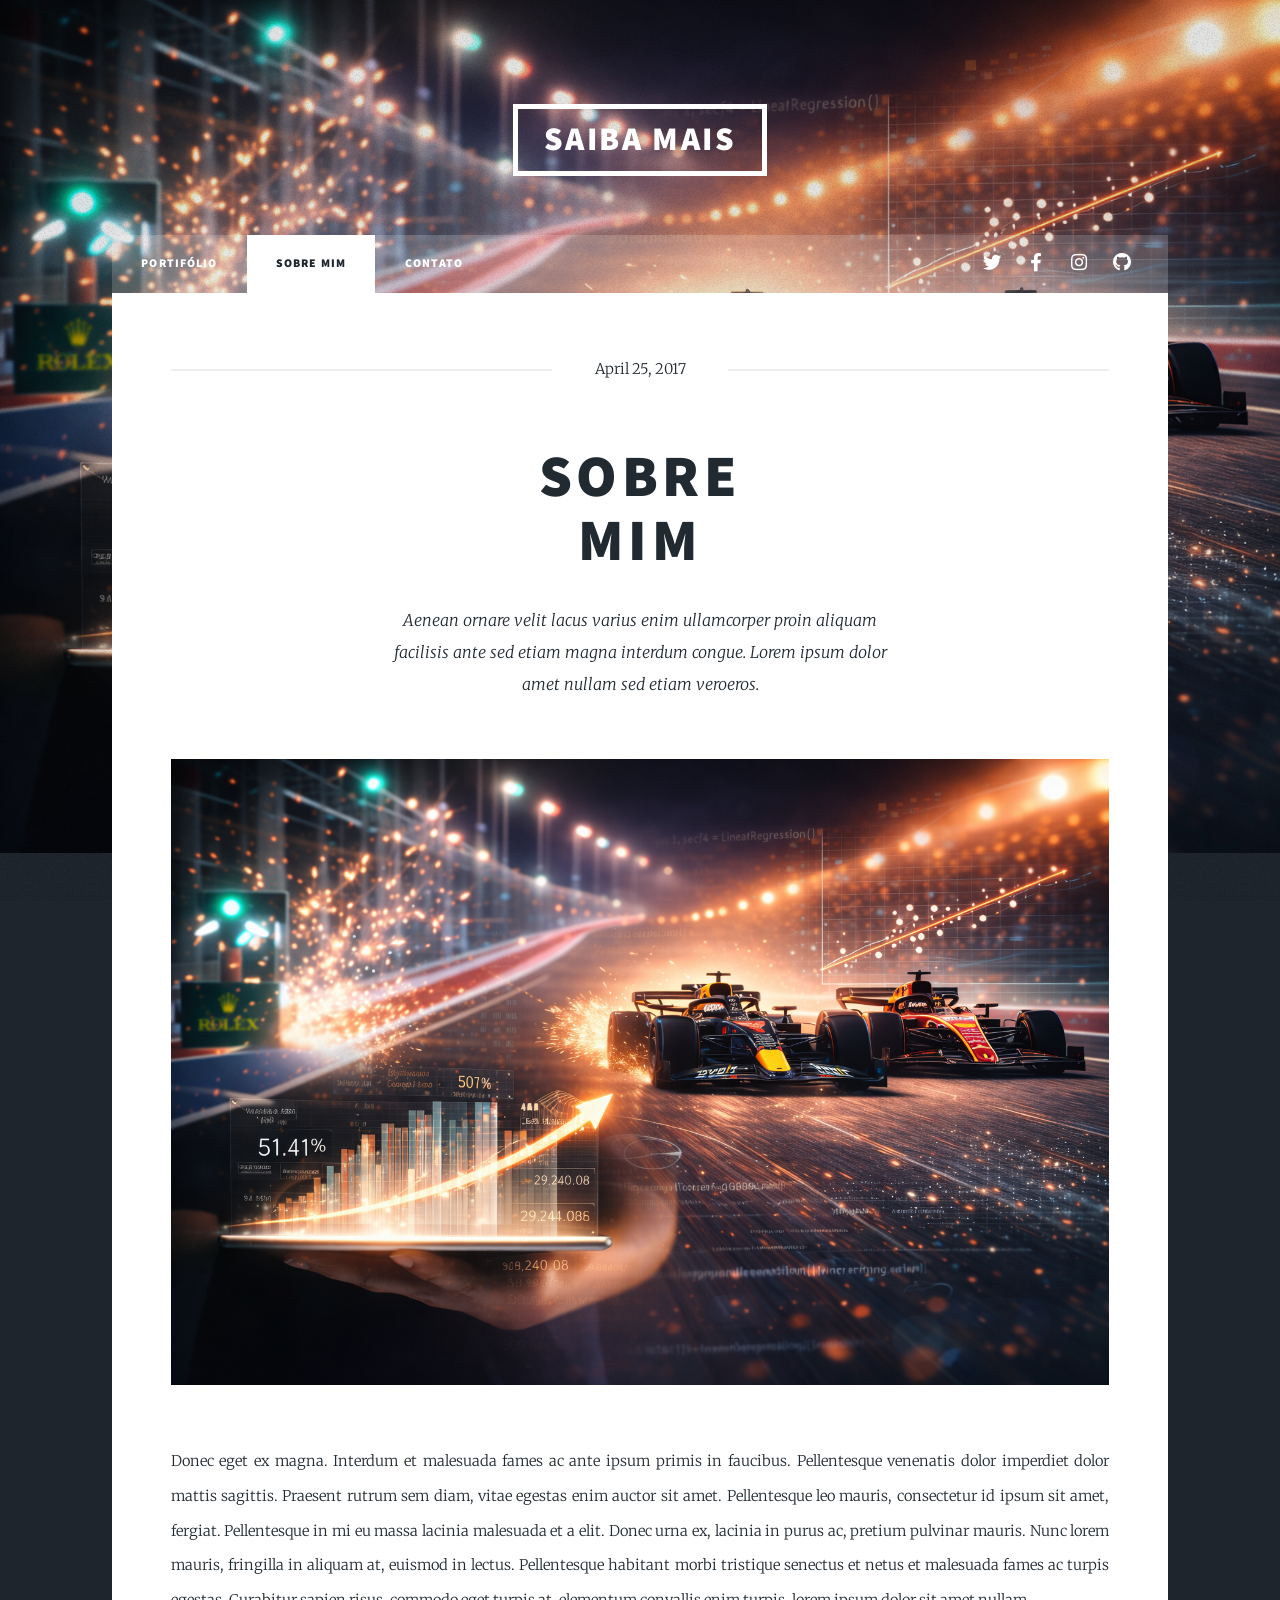
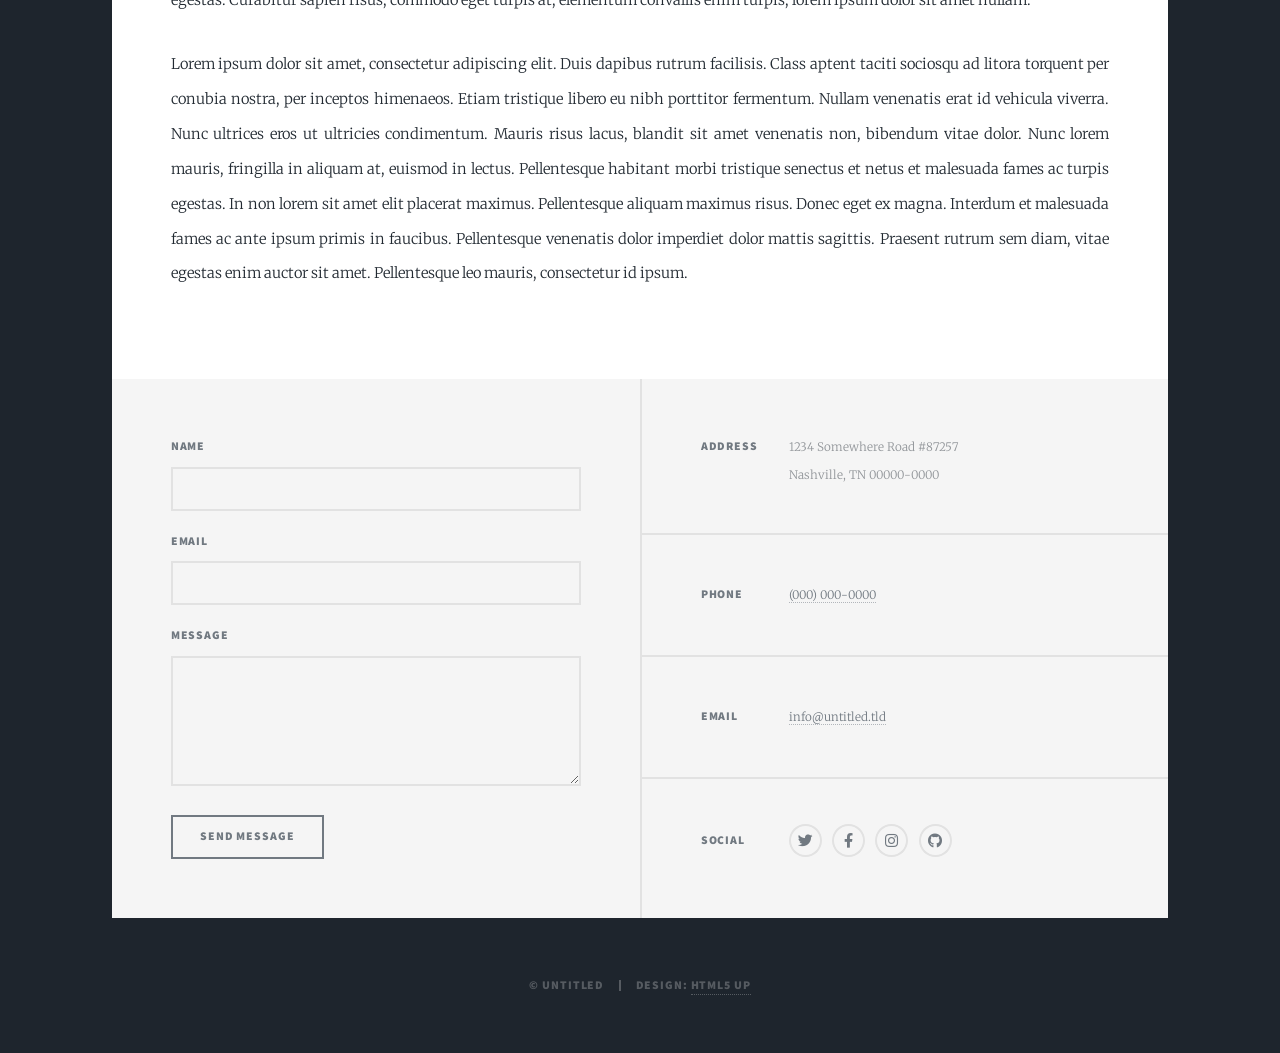
<file: generic.html>
<!DOCTYPE HTML>
<!--
	Massively by HTML5 UP
	html5up.net | @ajlkn
	Free for personal and commercial use under the CCA 3.0 license (html5up.net/license)
-->
<html>
	<head>
		<title>Generic Page - Massively by HTML5 UP</title>
		<meta charset="utf-8" />
		<meta name="viewport" content="width=device-width, initial-scale=1, user-scalable=no" />
		<link rel="stylesheet" href="assets/css/main.css" />
		<noscript><link rel="stylesheet" href="assets/css/noscript.css" /></noscript>
	</head>
	<body class="is-preload">

		<!-- Wrapper -->
			<div id="wrapper">

				<!-- Header -->
					<header id="header">
						<a href="index.html" class="logo">SAIBA MAIS</a>
					</header>

				<!-- Nav -->
					<nav id="nav">
						<ul class="links">
							<li><a href="index.html">PORTIFÓLIO</a></li>
							<li class="active"><a href="generic.html">SOBRE MIM</a></li>
							<li><a href="elements.html">CONTATO</a></li>
						</ul>
						<ul class="icons">
							<li><a href="#" class="icon brands fa-twitter"><span class="label">Twitter</span></a></li>
							<li><a href="#" class="icon brands fa-facebook-f"><span class="label">Facebook</span></a></li>
							<li><a href="#" class="icon brands fa-instagram"><span class="label">Instagram</span></a></li>
							<li><a href="#" class="icon brands fa-github"><span class="label">GitHub</span></a></li>
						</ul>
					</nav>

				<!-- Main -->
					<div id="main">

						<!-- Post -->
							<section class="post">
								<header class="major">
									<span class="date">April 25, 2017</span>
									<h1>SOBRE<br />
									MIM</h1>
									<p>Aenean ornare velit lacus varius enim ullamcorper proin aliquam<br />
									facilisis ante sed etiam magna interdum congue. Lorem ipsum dolor<br />
									amet nullam sed etiam veroeros.</p>
								</header>
								<div class="image main"><img src="images/capa_dash.png" alt="" /></div>
								<p>Donec eget ex magna. Interdum et malesuada fames ac ante ipsum primis in faucibus. Pellentesque venenatis dolor imperdiet dolor mattis sagittis. Praesent rutrum sem diam, vitae egestas enim auctor sit amet. Pellentesque leo mauris, consectetur id ipsum sit amet, fergiat. Pellentesque in mi eu massa lacinia malesuada et a elit. Donec urna ex, lacinia in purus ac, pretium pulvinar mauris. Nunc lorem mauris, fringilla in aliquam at, euismod in lectus. Pellentesque habitant morbi tristique senectus et netus et malesuada fames ac turpis egestas. Curabitur sapien risus, commodo eget turpis at, elementum convallis enim turpis, lorem ipsum dolor sit amet nullam.</p>
								<p>Lorem ipsum dolor sit amet, consectetur adipiscing elit. Duis dapibus rutrum facilisis. Class aptent taciti sociosqu ad litora torquent per conubia nostra, per inceptos himenaeos. Etiam tristique libero eu nibh porttitor fermentum. Nullam venenatis erat id vehicula viverra. Nunc ultrices eros ut ultricies condimentum. Mauris risus lacus, blandit sit amet venenatis non, bibendum vitae dolor. Nunc lorem mauris, fringilla in aliquam at, euismod in lectus. Pellentesque habitant morbi tristique senectus et netus et malesuada fames ac turpis egestas. In non lorem sit amet elit placerat maximus. Pellentesque aliquam maximus risus. Donec eget ex magna. Interdum et malesuada fames ac ante ipsum primis in faucibus. Pellentesque venenatis dolor imperdiet dolor mattis sagittis. Praesent rutrum sem diam, vitae egestas enim auctor sit amet. Pellentesque leo mauris, consectetur id ipsum.</p>
							</section>

					</div>

				<!-- Footer -->
					<footer id="footer">
						<section>
							<form method="post" action="#">
								<div class="fields">
									<div class="field">
										<label for="name">Name</label>
										<input type="text" name="name" id="name" />
									</div>
									<div class="field">
										<label for="email">Email</label>
										<input type="text" name="email" id="email" />
									</div>
									<div class="field">
										<label for="message">Message</label>
										<textarea name="message" id="message" rows="3"></textarea>
									</div>
								</div>
								<ul class="actions">
									<li><input type="submit" value="Send Message" /></li>
								</ul>
							</form>
						</section>
						<section class="split contact">
							<section class="alt">
								<h3>Address</h3>
								<p>1234 Somewhere Road #87257<br />
								Nashville, TN 00000-0000</p>
							</section>
							<section>
								<h3>Phone</h3>
								<p><a href="#">(000) 000-0000</a></p>
							</section>
							<section>
								<h3>Email</h3>
								<p><a href="#">info@untitled.tld</a></p>
							</section>
							<section>
								<h3>Social</h3>
								<ul class="icons alt">
									<li><a href="#" class="icon brands alt fa-twitter"><span class="label">Twitter</span></a></li>
									<li><a href="#" class="icon brands alt fa-facebook-f"><span class="label">Facebook</span></a></li>
									<li><a href="#" class="icon brands alt fa-instagram"><span class="label">Instagram</span></a></li>
									<li><a href="#" class="icon brands alt fa-github"><span class="label">GitHub</span></a></li>
								</ul>
							</section>
						</section>
					</footer>

				<!-- Copyright -->
					<div id="copyright">
						<ul><li>&copy; Untitled</li><li>Design: <a href="https://html5up.net">HTML5 UP</a></li></ul>
					</div>

			</div>

		<!-- Scripts -->
			<script src="assets/js/jquery.min.js"></script>
			<script src="assets/js/jquery.scrollex.min.js"></script>
			<script src="assets/js/jquery.scrolly.min.js"></script>
			<script src="assets/js/browser.min.js"></script>
			<script src="assets/js/breakpoints.min.js"></script>
			<script src="assets/js/util.js"></script>
			<script src="assets/js/main.js"></script>

	</body>
</html>
</file>
<file: assets/css/main.css>
@import url(fontawesome-all.min.css);
@import url("https://fonts.googleapis.com/css?family=Merriweather:300,700,300italic,700italic|Source+Sans+Pro:900");

/*
	Massively by HTML5 UP
	html5up.net | @ajlkn
	Free for personal and commercial use under the CCA 3.0 license (html5up.net/license)
*/

html, body, div, span, applet, object,
iframe, h1, h2, h3, h4, h5, h6, p, blockquote,
pre, a, abbr, acronym, address, big, cite,
code, del, dfn, em, img, ins, kbd, q, s, samp,
small, strike, strong, sub, sup, tt, var, b,
u, i, center, dl, dt, dd, ol, ul, li, fieldset,
form, label, legend, table, caption, tbody,
tfoot, thead, tr, th, td, article, aside,
canvas, details, embed, figure, figcaption,
footer, header, hgroup, menu, nav, output, ruby,
section, summary, time, mark, audio, video {
	margin: 0;
	padding: 0;
	border: 0;
	font-size: 100%;
	font: inherit;
	vertical-align: baseline;}

article, aside, details, figcaption, figure,
footer, header, hgroup, menu, nav, section {
	display: block;}

body {
	line-height: 1;
}

ol, ul {
	list-style: none;
}

blockquote, q {
	quotes: none;
}

	blockquote:before, blockquote:after, q:before, q:after {
		content: '';
		content: none;
	}

table {
	border-collapse: collapse;
	border-spacing: 0;
}

body {
	-webkit-text-size-adjust: none;
}

mark {
	background-color: transparent;
	color: inherit;
}

input::-moz-focus-inner {
	border: 0;
	padding: 0;
}

input, select, textarea {
	-moz-appearance: none;
	-webkit-appearance: none;
	-ms-appearance: none;
	appearance: none;
}

/* Basic */

	@-ms-viewport {
		width: device-width;
	}

	body {
		-ms-overflow-style: scrollbar;
	}

	@media screen and (max-width: 480px) {

		html, body {
			min-width: 320px;
		}

	}

	html {
		box-sizing: border-box;
	}

	*, *:before, *:after {
		box-sizing: inherit;
	}

	body {
		background-color: #1e252d;
	}

		body.is-preload *, body.is-preload *:before, body.is-preload *:after {
			-moz-animation: none !important;
			-webkit-animation: none !important;
			-ms-animation: none !important;
			animation: none !important;
			-moz-transition: none !important;
			-webkit-transition: none !important;
			-ms-transition: none !important;
			transition: none !important;
		}

/* Type */

	html {
		font-size: 16pt;
	}

		@media screen and (max-width: 1680px) {

			html {
				font-size: 12pt;
			}

		}

		@media screen and (max-width: 1280px) {

			html {
				font-size: 11pt;
			}

		}

		@media screen and (max-width: 360px) {

			html {
				font-size: 10pt;
			}

		}

	body {
		color: #212931;
	}

	body, input, select, textarea {
		font-family: "Merriweather", Georgia, serif;
		font-weight: 300;
		font-size: 1rem;
		line-height: 2.375;
	}

	a {
		-moz-transition: color 0.2s ease-in-out, background-color 0.2s ease-in-out, border-color 0.2s ease-in-out, box-shadow 0.2s ease-in-out;
		-webkit-transition: color 0.2s ease-in-out, background-color 0.2s ease-in-out, border-color 0.2s ease-in-out, box-shadow 0.2s ease-in-out;
		-ms-transition: color 0.2s ease-in-out, background-color 0.2s ease-in-out, border-color 0.2s ease-in-out, box-shadow 0.2s ease-in-out;
		transition: color 0.2s ease-in-out, background-color 0.2s ease-in-out, border-color 0.2s ease-in-out, box-shadow 0.2s ease-in-out;
		border-bottom: dotted 1px;
		text-decoration: none;
	}

		a:hover {
			border-bottom-color: transparent;
		}

	strong, b {
		font-weight: 600;
	}

	em, i {
		font-style: italic;
	}

	p {
		text-align: justify;
		margin: 0 0 2rem 0;
	}

	h1, h2, h3, h4, h5, h6 {
		font-family: "Source Sans Pro", Helvetica, sans-serif;
		font-weight: 900;
		line-height: 1.5;
		letter-spacing: 0.075em;
		text-transform: uppercase;
		margin: 0 0 1rem 0;
	}

		h1 a, h2 a, h3 a, h4 a, h5 a, h6 a {
			border-bottom: 0;
			color: inherit;
			text-decoration: none;
		}

	h1 {
		font-size: 4rem;
		line-height: 1.1;
		margin: 0 0 2rem 0;
	}

	h2 {
		font-size: 1.75rem;
		line-height: 1.3;
		margin: 0 0 1.5rem 0;
	}

	h3 {
		font-size: 1.25rem;
		margin: 0 0 1.5rem 0;
	}

	h4 {
		font-size: 1rem;
	}

	h5 {
		font-size: 0.9rem;
	}

	h6 {
		font-size: 0.8rem;
	}

	sub {
		font-size: 0.8rem;
		position: relative;
		top: 0.5rem;
	}

	sup {
		font-size: 0.8rem;
		position: relative;
		top: -0.5rem;
	}

	blockquote {
		border-left: solid 4px;
		font-style: italic;
		margin: 0 0 2rem 0;
		padding: 0.5rem 0 0.5rem 2rem;
	}

	code {
		border: solid 2px;
		font-family: "Courier New", monospace;
		font-size: 0.9rem;
		margin: 0 0.25rem;
		padding: 0.25rem 0.65rem;
	}

	pre {
		-webkit-overflow-scrolling: touch;
		font-family: "Courier New", monospace;
		font-size: 0.9rem;
		margin: 0 0 2rem 0;
	}

		pre code {
			display: block;
			line-height: 1.75;
			padding: 1rem 1.5rem;
			overflow-x: auto;
		}

	hr {
		border: 0;
		border-bottom: solid 2px;
		margin: 3rem 0;
	}

		hr.major {
			margin: 5rem 0;
		}

	.align-left {
		text-align: left;
	}

	.align-center {
		text-align: center;
	}

	.align-right {
		text-align: right;
	}

	input, select, textarea {
		color: #212931;
	}

	a {
		color: #212931;
		border-bottom-color: rgba(33, 41, 49, 0.5);
	}

		a:hover {
			border-bottom-color: transparent;
			color: #18bfef !important;
		}

	strong, b {
		color: #212931;
	}

	h1, h2, h3, h4, h5, h6 {
		color: #212931;
	}

	blockquote {
		border-left-color: #eeeeee;
	}

	code {
		background: rgba(220, 220, 220, 0.25);
		border-color: #eeeeee;
	}

	hr {
		border-bottom-color: #eeeeee;
	}

/* Row */

	.row {
		display: flex;
		flex-wrap: wrap;
		box-sizing: border-box;
		align-items: stretch;
	}

		.row > * {
			box-sizing: border-box;
		}

		.row.gtr-uniform > * > :last-child {
			margin-bottom: 0;
		}

		.row.aln-left {
			justify-content: flex-start;
		}

		.row.aln-center {
			justify-content: center;
		}

		.row.aln-right {
			justify-content: flex-end;
		}

		.row.aln-top {
			align-items: flex-start;
		}

		.row.aln-middle {
			align-items: center;
		}

		.row.aln-bottom {
			align-items: flex-end;
		}

		.row > .imp {
			order: -1;
		}

		.row > .col-1 {
			width: 8.33333%;
		}

		.row > .off-1 {
			margin-left: 8.33333%;
		}

		.row > .col-2 {
			width: 16.66667%;
		}

		.row > .off-2 {
			margin-left: 16.66667%;
		}

		.row > .col-3 {
			width: 25%;
		}

		.row > .off-3 {
			margin-left: 25%;
		}

		.row > .col-4 {
			width: 33.33333%;
		}

		.row > .off-4 {
			margin-left: 33.33333%;
		}

		.row > .col-5 {
			width: 41.66667%;
		}

		.row > .off-5 {
			margin-left: 41.66667%;
		}

		.row > .col-6 {
			width: 50%;
		}

		.row > .off-6 {
			margin-left: 50%;
		}

		.row > .col-7 {
			width: 58.33333%;
		}

		.row > .off-7 {
			margin-left: 58.33333%;
		}

		.row > .col-8 {
			width: 66.66667%;
		}

		.row > .off-8 {
			margin-left: 66.66667%;
		}

		.row > .col-9 {
			width: 75%;
		}

		.row > .off-9 {
			margin-left: 75%;
		}

		.row > .col-10 {
			width: 83.33333%;
		}

		.row > .off-10 {
			margin-left: 83.33333%;
		}

		.row > .col-11 {
			width: 91.66667%;
		}

		.row > .off-11 {
			margin-left: 91.66667%;
		}

		.row > .col-12 {
			width: 100%;
		}

		.row > .off-12 {
			margin-left: 100%;
		}

		.row.gtr-0 {
			margin-top: 0;
			margin-left: 0rem;
		}

			.row.gtr-0 > * {
				padding: 0 0 0 0rem;
			}

			.row.gtr-0.gtr-uniform {
				margin-top: 0rem;
			}

				.row.gtr-0.gtr-uniform > * {
					padding-top: 0rem;
				}

		.row.gtr-25 {
			margin-top: 0;
			margin-left: -0.375rem;
		}

			.row.gtr-25 > * {
				padding: 0 0 0 0.375rem;
			}

			.row.gtr-25.gtr-uniform {
				margin-top: -0.375rem;
			}

				.row.gtr-25.gtr-uniform > * {
					padding-top: 0.375rem;
				}

		.row.gtr-50 {
			margin-top: 0;
			margin-left: -0.75rem;
		}

			.row.gtr-50 > * {
				padding: 0 0 0 0.75rem;
			}

			.row.gtr-50.gtr-uniform {
				margin-top: -0.75rem;
			}

				.row.gtr-50.gtr-uniform > * {
					padding-top: 0.75rem;
				}

		.row {
			margin-top: 0;
			margin-left: -1.5rem;
		}

			.row > * {
				padding: 0 0 0 1.5rem;
			}

			.row.gtr-uniform {
				margin-top: -1.5rem;
			}

				.row.gtr-uniform > * {
					padding-top: 1.5rem;
				}

		.row.gtr-150 {
			margin-top: 0;
			margin-left: -2.25rem;
		}

			.row.gtr-150 > * {
				padding: 0 0 0 2.25rem;
			}

			.row.gtr-150.gtr-uniform {
				margin-top: -2.25rem;
			}

				.row.gtr-150.gtr-uniform > * {
					padding-top: 2.25rem;
				}

		.row.gtr-200 {
			margin-top: 0;
			margin-left: -3rem;
		}

			.row.gtr-200 > * {
				padding: 0 0 0 3rem;
			}

			.row.gtr-200.gtr-uniform {
				margin-top: -3rem;
			}

				.row.gtr-200.gtr-uniform > * {
					padding-top: 3rem;
				}

		@media screen and (max-width: 1680px) {

			.row {
				display: flex;
				flex-wrap: wrap;
				box-sizing: border-box;
				align-items: stretch;
			}

				.row > * {
					box-sizing: border-box;
				}

				.row.gtr-uniform > * > :last-child {
					margin-bottom: 0;
				}

				.row.aln-left {
					justify-content: flex-start;
				}

				.row.aln-center {
					justify-content: center;
				}

				.row.aln-right {
					justify-content: flex-end;
				}

				.row.aln-top {
					align-items: flex-start;
				}

				.row.aln-middle {
					align-items: center;
				}

				.row.aln-bottom {
					align-items: flex-end;
				}

				.row > .imp-xlarge {
					order: -1;
				}

				.row > .col-1-xlarge {
					width: 8.33333%;
				}

				.row > .off-1-xlarge {
					margin-left: 8.33333%;
				}

				.row > .col-2-xlarge {
					width: 16.66667%;
				}

				.row > .off-2-xlarge {
					margin-left: 16.66667%;
				}

				.row > .col-3-xlarge {
					width: 25%;
				}

				.row > .off-3-xlarge {
					margin-left: 25%;
				}

				.row > .col-4-xlarge {
					width: 33.33333%;
				}

				.row > .off-4-xlarge {
					margin-left: 33.33333%;
				}

				.row > .col-5-xlarge {
					width: 41.66667%;
				}

				.row > .off-5-xlarge {
					margin-left: 41.66667%;
				}

				.row > .col-6-xlarge {
					width: 50%;
				}

				.row > .off-6-xlarge {
					margin-left: 50%;
				}

				.row > .col-7-xlarge {
					width: 58.33333%;
				}

				.row > .off-7-xlarge {
					margin-left: 58.33333%;
				}

				.row > .col-8-xlarge {
					width: 66.66667%;
				}

				.row > .off-8-xlarge {
					margin-left: 66.66667%;
				}

				.row > .col-9-xlarge {
					width: 75%;
				}

				.row > .off-9-xlarge {
					margin-left: 75%;
				}

				.row > .col-10-xlarge {
					width: 83.33333%;
				}

				.row > .off-10-xlarge {
					margin-left: 83.33333%;
				}

				.row > .col-11-xlarge {
					width: 91.66667%;
				}

				.row > .off-11-xlarge {
					margin-left: 91.66667%;
				}

				.row > .col-12-xlarge {
					width: 100%;
				}

				.row > .off-12-xlarge {
					margin-left: 100%;
				}

				.row.gtr-0 {
					margin-top: 0;
					margin-left: 0rem;
				}

					.row.gtr-0 > * {
						padding: 0 0 0 0rem;
					}

					.row.gtr-0.gtr-uniform {
						margin-top: 0rem;
					}

						.row.gtr-0.gtr-uniform > * {
							padding-top: 0rem;
						}

				.row.gtr-25 {
					margin-top: 0;
					margin-left: -0.375rem;
				}

					.row.gtr-25 > * {
						padding: 0 0 0 0.375rem;
					}

					.row.gtr-25.gtr-uniform {
						margin-top: -0.375rem;
					}

						.row.gtr-25.gtr-uniform > * {
							padding-top: 0.375rem;
						}

				.row.gtr-50 {
					margin-top: 0;
					margin-left: -0.75rem;
				}

					.row.gtr-50 > * {
						padding: 0 0 0 0.75rem;
					}

					.row.gtr-50.gtr-uniform {
						margin-top: -0.75rem;
					}

						.row.gtr-50.gtr-uniform > * {
							padding-top: 0.75rem;
						}

				.row {
					margin-top: 0;
					margin-left: -1.5rem;
				}

					.row > * {
						padding: 0 0 0 1.5rem;
					}

					.row.gtr-uniform {
						margin-top: -1.5rem;
					}

						.row.gtr-uniform > * {
							padding-top: 1.5rem;
						}

				.row.gtr-150 {
					margin-top: 0;
					margin-left: -2.25rem;
				}

					.row.gtr-150 > * {
						padding: 0 0 0 2.25rem;
					}

					.row.gtr-150.gtr-uniform {
						margin-top: -2.25rem;
					}

						.row.gtr-150.gtr-uniform > * {
							padding-top: 2.25rem;
						}

				.row.gtr-200 {
					margin-top: 0;
					margin-left: -3rem;
				}

					.row.gtr-200 > * {
						padding: 0 0 0 3rem;
					}

					.row.gtr-200.gtr-uniform {
						margin-top: -3rem;
					}

						.row.gtr-200.gtr-uniform > * {
							padding-top: 3rem;
						}

		}

		@media screen and (max-width: 1280px) {

			.row {
				display: flex;
				flex-wrap: wrap;
				box-sizing: border-box;
				align-items: stretch;
			}

				.row > * {
					box-sizing: border-box;
				}

				.row.gtr-uniform > * > :last-child {
					margin-bottom: 0;
				}

				.row.aln-left {
					justify-content: flex-start;
				}

				.row.aln-center {
					justify-content: center;
				}

				.row.aln-right {
					justify-content: flex-end;
				}

				.row.aln-top {
					align-items: flex-start;
				}

				.row.aln-middle {
					align-items: center;
				}

				.row.aln-bottom {
					align-items: flex-end;
				}

				.row > .imp-large {
					order: -1;
				}

				.row > .col-1-large {
					width: 8.33333%;
				}

				.row > .off-1-large {
					margin-left: 8.33333%;
				}

				.row > .col-2-large {
					width: 16.66667%;
				}

				.row > .off-2-large {
					margin-left: 16.66667%;
				}

				.row > .col-3-large {
					width: 25%;
				}

				.row > .off-3-large {
					margin-left: 25%;
				}

				.row > .col-4-large {
					width: 33.33333%;
				}

				.row > .off-4-large {
					margin-left: 33.33333%;
				}

				.row > .col-5-large {
					width: 41.66667%;
				}

				.row > .off-5-large {
					margin-left: 41.66667%;
				}

				.row > .col-6-large {
					width: 50%;
				}

				.row > .off-6-large {
					margin-left: 50%;
				}

				.row > .col-7-large {
					width: 58.33333%;
				}

				.row > .off-7-large {
					margin-left: 58.33333%;
				}

				.row > .col-8-large {
					width: 66.66667%;
				}

				.row > .off-8-large {
					margin-left: 66.66667%;
				}

				.row > .col-9-large {
					width: 75%;
				}

				.row > .off-9-large {
					margin-left: 75%;
				}

				.row > .col-10-large {
					width: 83.33333%;
				}

				.row > .off-10-large {
					margin-left: 83.33333%;
				}

				.row > .col-11-large {
					width: 91.66667%;
				}

				.row > .off-11-large {
					margin-left: 91.66667%;
				}

				.row > .col-12-large {
					width: 100%;
				}

				.row > .off-12-large {
					margin-left: 100%;
				}

				.row.gtr-0 {
					margin-top: 0;
					margin-left: 0rem;
				}

					.row.gtr-0 > * {
						padding: 0 0 0 0rem;
					}

					.row.gtr-0.gtr-uniform {
						margin-top: 0rem;
					}

						.row.gtr-0.gtr-uniform > * {
							padding-top: 0rem;
						}

				.row.gtr-25 {
					margin-top: 0;
					margin-left: -0.375rem;
				}

					.row.gtr-25 > * {
						padding: 0 0 0 0.375rem;
					}

					.row.gtr-25.gtr-uniform {
						margin-top: -0.375rem;
					}

						.row.gtr-25.gtr-uniform > * {
							padding-top: 0.375rem;
						}

				.row.gtr-50 {
					margin-top: 0;
					margin-left: -0.75rem;
				}

					.row.gtr-50 > * {
						padding: 0 0 0 0.75rem;
					}

					.row.gtr-50.gtr-uniform {
						margin-top: -0.75rem;
					}

						.row.gtr-50.gtr-uniform > * {
							padding-top: 0.75rem;
						}

				.row {
					margin-top: 0;
					margin-left: -1.5rem;
				}

					.row > * {
						padding: 0 0 0 1.5rem;
					}

					.row.gtr-uniform {
						margin-top: -1.5rem;
					}

						.row.gtr-uniform > * {
							padding-top: 1.5rem;
						}

				.row.gtr-150 {
					margin-top: 0;
					margin-left: -2.25rem;
				}

					.row.gtr-150 > * {
						padding: 0 0 0 2.25rem;
					}

					.row.gtr-150.gtr-uniform {
						margin-top: -2.25rem;
					}

						.row.gtr-150.gtr-uniform > * {
							padding-top: 2.25rem;
						}

				.row.gtr-200 {
					margin-top: 0;
					margin-left: -3rem;
				}

					.row.gtr-200 > * {
						padding: 0 0 0 3rem;
					}

					.row.gtr-200.gtr-uniform {
						margin-top: -3rem;
					}

						.row.gtr-200.gtr-uniform > * {
							padding-top: 3rem;
						}

		}

		@media screen and (max-width: 980px) {

			.row {
				display: flex;
				flex-wrap: wrap;
				box-sizing: border-box;
				align-items: stretch;
			}

				.row > * {
					box-sizing: border-box;
				}

				.row.gtr-uniform > * > :last-child {
					margin-bottom: 0;
				}

				.row.aln-left {
					justify-content: flex-start;
				}

				.row.aln-center {
					justify-content: center;
				}

				.row.aln-right {
					justify-content: flex-end;
				}

				.row.aln-top {
					align-items: flex-start;
				}

				.row.aln-middle {
					align-items: center;
				}

				.row.aln-bottom {
					align-items: flex-end;
				}

				.row > .imp-medium {
					order: -1;
				}

				.row > .col-1-medium {
					width: 8.33333%;
				}

				.row > .off-1-medium {
					margin-left: 8.33333%;
				}

				.row > .col-2-medium {
					width: 16.66667%;
				}

				.row > .off-2-medium {
					margin-left: 16.66667%;
				}

				.row > .col-3-medium {
					width: 25%;
				}

				.row > .off-3-medium {
					margin-left: 25%;
				}

				.row > .col-4-medium {
					width: 33.33333%;
				}

				.row > .off-4-medium {
					margin-left: 33.33333%;
				}

				.row > .col-5-medium {
					width: 41.66667%;
				}

				.row > .off-5-medium {
					margin-left: 41.66667%;
				}

				.row > .col-6-medium {
					width: 50%;
				}

				.row > .off-6-medium {
					margin-left: 50%;
				}

				.row > .col-7-medium {
					width: 58.33333%;
				}

				.row > .off-7-medium {
					margin-left: 58.33333%;
				}

				.row > .col-8-medium {
					width: 66.66667%;
				}

				.row > .off-8-medium {
					margin-left: 66.66667%;
				}

				.row > .col-9-medium {
					width: 75%;
				}

				.row > .off-9-medium {
					margin-left: 75%;
				}

				.row > .col-10-medium {
					width: 83.33333%;
				}

				.row > .off-10-medium {
					margin-left: 83.33333%;
				}

				.row > .col-11-medium {
					width: 91.66667%;
				}

				.row > .off-11-medium {
					margin-left: 91.66667%;
				}

				.row > .col-12-medium {
					width: 100%;
				}

				.row > .off-12-medium {
					margin-left: 100%;
				}

				.row.gtr-0 {
					margin-top: 0;
					margin-left: 0rem;
				}

					.row.gtr-0 > * {
						padding: 0 0 0 0rem;
					}

					.row.gtr-0.gtr-uniform {
						margin-top: 0rem;
					}

						.row.gtr-0.gtr-uniform > * {
							padding-top: 0rem;
						}

				.row.gtr-25 {
					margin-top: 0;
					margin-left: -0.375rem;
				}

					.row.gtr-25 > * {
						padding: 0 0 0 0.375rem;
					}

					.row.gtr-25.gtr-uniform {
						margin-top: -0.375rem;
					}

						.row.gtr-25.gtr-uniform > * {
							padding-top: 0.375rem;
						}

				.row.gtr-50 {
					margin-top: 0;
					margin-left: -0.75rem;
				}

					.row.gtr-50 > * {
						padding: 0 0 0 0.75rem;
					}

					.row.gtr-50.gtr-uniform {
						margin-top: -0.75rem;
					}

						.row.gtr-50.gtr-uniform > * {
							padding-top: 0.75rem;
						}

				.row {
					margin-top: 0;
					margin-left: -1.5rem;
				}

					.row > * {
						padding: 0 0 0 1.5rem;
					}

					.row.gtr-uniform {
						margin-top: -1.5rem;
					}

						.row.gtr-uniform > * {
							padding-top: 1.5rem;
						}

				.row.gtr-150 {
					margin-top: 0;
					margin-left: -2.25rem;
				}

					.row.gtr-150 > * {
						padding: 0 0 0 2.25rem;
					}

					.row.gtr-150.gtr-uniform {
						margin-top: -2.25rem;
					}

						.row.gtr-150.gtr-uniform > * {
							padding-top: 2.25rem;
						}

				.row.gtr-200 {
					margin-top: 0;
					margin-left: -3rem;
				}

					.row.gtr-200 > * {
						padding: 0 0 0 3rem;
					}

					.row.gtr-200.gtr-uniform {
						margin-top: -3rem;
					}

						.row.gtr-200.gtr-uniform > * {
							padding-top: 3rem;
						}

		}

		@media screen and (max-width: 736px) {

			.row {
				display: flex;
				flex-wrap: wrap;
				box-sizing: border-box;
				align-items: stretch;
			}

				.row > * {
					box-sizing: border-box;
				}

				.row.gtr-uniform > * > :last-child {
					margin-bottom: 0;
				}

				.row.aln-left {
					justify-content: flex-start;
				}

				.row.aln-center {
					justify-content: center;
				}

				.row.aln-right {
					justify-content: flex-end;
				}

				.row.aln-top {
					align-items: flex-start;
				}

				.row.aln-middle {
					align-items: center;
				}

				.row.aln-bottom {
					align-items: flex-end;
				}

				.row > .imp-small {
					order: -1;
				}

				.row > .col-1-small {
					width: 8.33333%;
				}

				.row > .off-1-small {
					margin-left: 8.33333%;
				}

				.row > .col-2-small {
					width: 16.66667%;
				}

				.row > .off-2-small {
					margin-left: 16.66667%;
				}

				.row > .col-3-small {
					width: 25%;
				}

				.row > .off-3-small {
					margin-left: 25%;
				}

				.row > .col-4-small {
					width: 33.33333%;
				}

				.row > .off-4-small {
					margin-left: 33.33333%;
				}

				.row > .col-5-small {
					width: 41.66667%;
				}

				.row > .off-5-small {
					margin-left: 41.66667%;
				}

				.row > .col-6-small {
					width: 50%;
				}

				.row > .off-6-small {
					margin-left: 50%;
				}

				.row > .col-7-small {
					width: 58.33333%;
				}

				.row > .off-7-small {
					margin-left: 58.33333%;
				}

				.row > .col-8-small {
					width: 66.66667%;
				}

				.row > .off-8-small {
					margin-left: 66.66667%;
				}

				.row > .col-9-small {
					width: 75%;
				}

				.row > .off-9-small {
					margin-left: 75%;
				}

				.row > .col-10-small {
					width: 83.33333%;
				}

				.row > .off-10-small {
					margin-left: 83.33333%;
				}

				.row > .col-11-small {
					width: 91.66667%;
				}

				.row > .off-11-small {
					margin-left: 91.66667%;
				}

				.row > .col-12-small {
					width: 100%;
				}

				.row > .off-12-small {
					margin-left: 100%;
				}

				.row.gtr-0 {
					margin-top: 0;
					margin-left: 0rem;
				}

					.row.gtr-0 > * {
						padding: 0 0 0 0rem;
					}

					.row.gtr-0.gtr-uniform {
						margin-top: 0rem;
					}

						.row.gtr-0.gtr-uniform > * {
							padding-top: 0rem;
						}

				.row.gtr-25 {
					margin-top: 0;
					margin-left: -0.375rem;
				}

					.row.gtr-25 > * {
						padding: 0 0 0 0.375rem;
					}

					.row.gtr-25.gtr-uniform {
						margin-top: -0.375rem;
					}

						.row.gtr-25.gtr-uniform > * {
							padding-top: 0.375rem;
						}

				.row.gtr-50 {
					margin-top: 0;
					margin-left: -0.75rem;
				}

					.row.gtr-50 > * {
						padding: 0 0 0 0.75rem;
					}

					.row.gtr-50.gtr-uniform {
						margin-top: -0.75rem;
					}

						.row.gtr-50.gtr-uniform > * {
							padding-top: 0.75rem;
						}

				.row {
					margin-top: 0;
					margin-left: -1.5rem;
				}

					.row > * {
						padding: 0 0 0 1.5rem;
					}

					.row.gtr-uniform {
						margin-top: -1.5rem;
					}

						.row.gtr-uniform > * {
							padding-top: 1.5rem;
						}

				.row.gtr-150 {
					margin-top: 0;
					margin-left: -2.25rem;
				}

					.row.gtr-150 > * {
						padding: 0 0 0 2.25rem;
					}

					.row.gtr-150.gtr-uniform {
						margin-top: -2.25rem;
					}

						.row.gtr-150.gtr-uniform > * {
							padding-top: 2.25rem;
						}

				.row.gtr-200 {
					margin-top: 0;
					margin-left: -3rem;
				}

					.row.gtr-200 > * {
						padding: 0 0 0 3rem;
					}

					.row.gtr-200.gtr-uniform {
						margin-top: -3rem;
					}

						.row.gtr-200.gtr-uniform > * {
							padding-top: 3rem;
						}

		}

		@media screen and (max-width: 480px) {

			.row {
				display: flex;
				flex-wrap: wrap;
				box-sizing: border-box;
				align-items: stretch;
			}

				.row > * {
					box-sizing: border-box;
				}

				.row.gtr-uniform > * > :last-child {
					margin-bottom: 0;
				}

				.row.aln-left {
					justify-content: flex-start;
				}

				.row.aln-center {
					justify-content: center;
				}

				.row.aln-right {
					justify-content: flex-end;
				}

				.row.aln-top {
					align-items: flex-start;
				}

				.row.aln-middle {
					align-items: center;
				}

				.row.aln-bottom {
					align-items: flex-end;
				}

				.row > .imp-xsmall {
					order: -1;
				}

				.row > .col-1-xsmall {
					width: 8.33333%;
				}

				.row > .off-1-xsmall {
					margin-left: 8.33333%;
				}

				.row > .col-2-xsmall {
					width: 16.66667%;
				}

				.row > .off-2-xsmall {
					margin-left: 16.66667%;
				}

				.row > .col-3-xsmall {
					width: 25%;
				}

				.row > .off-3-xsmall {
					margin-left: 25%;
				}

				.row > .col-4-xsmall {
					width: 33.33333%;
				}

				.row > .off-4-xsmall {
					margin-left: 33.33333%;
				}

				.row > .col-5-xsmall {
					width: 41.66667%;
				}

				.row > .off-5-xsmall {
					margin-left: 41.66667%;
				}

				.row > .col-6-xsmall {
					width: 50%;
				}

				.row > .off-6-xsmall {
					margin-left: 50%;
				}

				.row > .col-7-xsmall {
					width: 58.33333%;
				}

				.row > .off-7-xsmall {
					margin-left: 58.33333%;
				}

				.row > .col-8-xsmall {
					width: 66.66667%;
				}

				.row > .off-8-xsmall {
					margin-left: 66.66667%;
				}

				.row > .col-9-xsmall {
					width: 75%;
				}

				.row > .off-9-xsmall {
					margin-left: 75%;
				}

				.row > .col-10-xsmall {
					width: 83.33333%;
				}

				.row > .off-10-xsmall {
					margin-left: 83.33333%;
				}

				.row > .col-11-xsmall {
					width: 91.66667%;
				}

				.row > .off-11-xsmall {
					margin-left: 91.66667%;
				}

				.row > .col-12-xsmall {
					width: 100%;
				}

				.row > .off-12-xsmall {
					margin-left: 100%;
				}

				.row.gtr-0 {
					margin-top: 0;
					margin-left: 0rem;
				}

					.row.gtr-0 > * {
						padding: 0 0 0 0rem;
					}

					.row.gtr-0.gtr-uniform {
						margin-top: 0rem;
					}

						.row.gtr-0.gtr-uniform > * {
							padding-top: 0rem;
						}

				.row.gtr-25 {
					margin-top: 0;
					margin-left: -0.375rem;
				}

					.row.gtr-25 > * {
						padding: 0 0 0 0.375rem;
					}

					.row.gtr-25.gtr-uniform {
						margin-top: -0.375rem;
					}

						.row.gtr-25.gtr-uniform > * {
							padding-top: 0.375rem;
						}

				.row.gtr-50 {
					margin-top: 0;
					margin-left: -0.75rem;
				}

					.row.gtr-50 > * {
						padding: 0 0 0 0.75rem;
					}

					.row.gtr-50.gtr-uniform {
						margin-top: -0.75rem;
					}

						.row.gtr-50.gtr-uniform > * {
							padding-top: 0.75rem;
						}

				.row {
					margin-top: 0;
					margin-left: -1.5rem;
				}

					.row > * {
						padding: 0 0 0 1.5rem;
					}

					.row.gtr-uniform {
						margin-top: -1.5rem;
					}

						.row.gtr-uniform > * {
							padding-top: 1.5rem;
						}

				.row.gtr-150 {
					margin-top: 0;
					margin-left: -2.25rem;
				}

					.row.gtr-150 > * {
						padding: 0 0 0 2.25rem;
					}

					.row.gtr-150.gtr-uniform {
						margin-top: -2.25rem;
					}

						.row.gtr-150.gtr-uniform > * {
							padding-top: 2.25rem;
						}

				.row.gtr-200 {
					margin-top: 0;
					margin-left: -3rem;
				}

					.row.gtr-200 > * {
						padding: 0 0 0 3rem;
					}

					.row.gtr-200.gtr-uniform {
						margin-top: -3rem;
					}

						.row.gtr-200.gtr-uniform > * {
							padding-top: 3rem;
						}

		}

		@media screen and (max-width: 360px) {

			.row {
				display: flex;
				flex-wrap: wrap;
				box-sizing: border-box;
				align-items: stretch;
			}

				.row > * {
					box-sizing: border-box;
				}

				.row.gtr-uniform > * > :last-child {
					margin-bottom: 0;
				}

				.row.aln-left {
					justify-content: flex-start;
				}

				.row.aln-center {
					justify-content: center;
				}

				.row.aln-right {
					justify-content: flex-end;
				}

				.row.aln-top {
					align-items: flex-start;
				}

				.row.aln-middle {
					align-items: center;
				}

				.row.aln-bottom {
					align-items: flex-end;
				}

				.row > .imp-xxsmall {
					order: -1;
				}

				.row > .col-1-xxsmall {
					width: 8.33333%;
				}

				.row > .off-1-xxsmall {
					margin-left: 8.33333%;
				}

				.row > .col-2-xxsmall {
					width: 16.66667%;
				}

				.row > .off-2-xxsmall {
					margin-left: 16.66667%;
				}

				.row > .col-3-xxsmall {
					width: 25%;
				}

				.row > .off-3-xxsmall {
					margin-left: 25%;
				}

				.row > .col-4-xxsmall {
					width: 33.33333%;
				}

				.row > .off-4-xxsmall {
					margin-left: 33.33333%;
				}

				.row > .col-5-xxsmall {
					width: 41.66667%;
				}

				.row > .off-5-xxsmall {
					margin-left: 41.66667%;
				}

				.row > .col-6-xxsmall {
					width: 50%;
				}

				.row > .off-6-xxsmall {
					margin-left: 50%;
				}

				.row > .col-7-xxsmall {
					width: 58.33333%;
				}

				.row > .off-7-xxsmall {
					margin-left: 58.33333%;
				}

				.row > .col-8-xxsmall {
					width: 66.66667%;
				}

				.row > .off-8-xxsmall {
					margin-left: 66.66667%;
				}

				.row > .col-9-xxsmall {
					width: 75%;
				}

				.row > .off-9-xxsmall {
					margin-left: 75%;
				}

				.row > .col-10-xxsmall {
					width: 83.33333%;
				}

				.row > .off-10-xxsmall {
					margin-left: 83.33333%;
				}

				.row > .col-11-xxsmall {
					width: 91.66667%;
				}

				.row > .off-11-xxsmall {
					margin-left: 91.66667%;
				}

				.row > .col-12-xxsmall {
					width: 100%;
				}

				.row > .off-12-xxsmall {
					margin-left: 100%;
				}

				.row.gtr-0 {
					margin-top: 0;
					margin-left: 0rem;
				}

					.row.gtr-0 > * {
						padding: 0 0 0 0rem;
					}

					.row.gtr-0.gtr-uniform {
						margin-top: 0rem;
					}

						.row.gtr-0.gtr-uniform > * {
							padding-top: 0rem;
						}

				.row.gtr-25 {
					margin-top: 0;
					margin-left: -0.375rem;
				}

					.row.gtr-25 > * {
						padding: 0 0 0 0.375rem;
					}

					.row.gtr-25.gtr-uniform {
						margin-top: -0.375rem;
					}

						.row.gtr-25.gtr-uniform > * {
							padding-top: 0.375rem;
						}

				.row.gtr-50 {
					margin-top: 0;
					margin-left: -0.75rem;
				}

					.row.gtr-50 > * {
						padding: 0 0 0 0.75rem;
					}

					.row.gtr-50.gtr-uniform {
						margin-top: -0.75rem;
					}

						.row.gtr-50.gtr-uniform > * {
							padding-top: 0.75rem;
						}

				.row {
					margin-top: 0;
					margin-left: -1.5rem;
				}

					.row > * {
						padding: 0 0 0 1.5rem;
					}

					.row.gtr-uniform {
						margin-top: -1.5rem;
					}

						.row.gtr-uniform > * {
							padding-top: 1.5rem;
						}

				.row.gtr-150 {
					margin-top: 0;
					margin-left: -2.25rem;
				}

					.row.gtr-150 > * {
						padding: 0 0 0 2.25rem;
					}

					.row.gtr-150.gtr-uniform {
						margin-top: -2.25rem;
					}

						.row.gtr-150.gtr-uniform > * {
							padding-top: 2.25rem;
						}

				.row.gtr-200 {
					margin-top: 0;
					margin-left: -3rem;
				}

					.row.gtr-200 > * {
						padding: 0 0 0 3rem;
					}

					.row.gtr-200.gtr-uniform {
						margin-top: -3rem;
					}

						.row.gtr-200.gtr-uniform > * {
							padding-top: 3rem;
						}

		}

/* Box */

	.box {
		border: solid 2px;
		margin-bottom: 2rem;
		padding: 1.5rem;
	}

		.box > :last-child,
		.box > :last-child > :last-child,
		.box > :last-child > :last-child > :last-child {
			margin-bottom: 0;
		}

		.box.alt {
			border: 0;
			border-radius: 0;
			padding: 0;
		}

	.box {
		border-color: #eeeeee;
	}

/* Button */

	input[type="submit"],
	input[type="reset"],
	input[type="button"],
	button,
	.button {
		-moz-appearance: none;
		-webkit-appearance: none;
		-ms-appearance: none;
		appearance: none;
		-moz-transition: background-color 0.2s ease-in-out, box-shadow 0.2s ease-in-out, color 0.2s ease-in-out;
		-webkit-transition: background-color 0.2s ease-in-out, box-shadow 0.2s ease-in-out, color 0.2s ease-in-out;
		-ms-transition: background-color 0.2s ease-in-out, box-shadow 0.2s ease-in-out, color 0.2s ease-in-out;
		transition: background-color 0.2s ease-in-out, box-shadow 0.2s ease-in-out, color 0.2s ease-in-out;
		border: 0;
		border-radius: 0;
		cursor: pointer;
		display: inline-block;
		font-family: "Source Sans Pro", Helvetica, sans-serif;
		font-size: 0.8rem;
		font-weight: 900;
		letter-spacing: 0.075em;
		height: 3rem;
		line-height: 3rem;
		padding: 0 2rem;
		text-align: center;
		text-decoration: none;
		text-transform: uppercase;
		white-space: nowrap;
	}

		input[type="submit"].icon:before,
		input[type="reset"].icon:before,
		input[type="button"].icon:before,
		button.icon:before,
		.button.icon:before {
			margin-right: 0.5rem;
		}

		input[type="submit"].icon.solo,
		input[type="reset"].icon.solo,
		input[type="button"].icon.solo,
		button.icon.solo,
		.button.icon.solo {
			position: relative;
			width: 4rem;
			height: 4rem;
			line-height: 4rem;
			border-radius: 4rem;
			text-indent: 4rem;
			overflow: hidden;
			padding: 0;
			white-space: nowrap;
		}

			input[type="submit"].icon.solo:before,
			input[type="reset"].icon.solo:before,
			input[type="button"].icon.solo:before,
			button.icon.solo:before,
			.button.icon.solo:before {
				position: absolute;
				display: block;
				top: 0;
				left: 0;
				width: inherit;
				height: inherit;
				line-height: inherit;
				font-size: 1.25rem;
				margin-right: 0;
				text-align: center;
				text-indent: 0;
			}

		input[type="submit"].fit,
		input[type="reset"].fit,
		input[type="button"].fit,
		button.fit,
		.button.fit {
			width: 100%;
		}

		input[type="submit"].small,
		input[type="reset"].small,
		input[type="button"].small,
		button.small,
		.button.small {
			font-size: 0.7rem;
			height: 2.5rem;
			line-height: 2.5rem;
			padding: 0 1.5rem;
		}

		input[type="submit"].large,
		input[type="reset"].large,
		input[type="button"].large,
		button.large,
		.button.large {
			font-size: 0.9rem;
			height: 3.5rem;
			line-height: 3.5rem;
			padding: 0 2.75rem;
		}

		@media screen and (max-width: 980px) {

			input[type="submit"],
			input[type="reset"],
			input[type="button"],
			button,
			.button {
				font-size: 0.9rem;
				height: 3.25rem;
				line-height: 3.25rem;
			}

				input[type="submit"].large,
				input[type="reset"].large,
				input[type="button"].large,
				button.large,
				.button.large {
					font-size: 1rem;
					height: 3.75rem;
					line-height: 3.75rem;
				}

		}

		input[type="submit"].disabled, input[type="submit"]:disabled,
		input[type="reset"].disabled,
		input[type="reset"]:disabled,
		input[type="button"].disabled,
		input[type="button"]:disabled,
		button.disabled,
		button:disabled,
		.button.disabled,
		.button:disabled {
			pointer-events: none;
			opacity: 0.25;
		}

	input[type="submit"],
	input[type="reset"],
	input[type="button"],
	button,
	.button {
		background-color: transparent;
		box-shadow: inset 0 0 0 2px #212931;
		color: #212931 !important;
	}

		input[type="submit"]:hover,
		input[type="reset"]:hover,
		input[type="button"]:hover,
		button:hover,
		.button:hover {
			box-shadow: inset 0 0 0 2px #18bfef;
			color: #18bfef !important;
		}

		input[type="submit"].primary,
		input[type="reset"].primary,
		input[type="button"].primary,
		button.primary,
		.button.primary {
			background-color: #212931;
			box-shadow: none;
			color: #ffffff !important;
		}

			input[type="submit"].primary:hover,
			input[type="reset"].primary:hover,
			input[type="button"].primary:hover,
			button.primary:hover,
			.button.primary:hover {
				background-color: #18bfef;
			}

/* Form */

	form {
		margin: 0 0 2rem 0;
	}

		form > :last-child {
			margin-bottom: 0;
		}

		form > .fields {
			display: -moz-flex;
			display: -webkit-flex;
			display: -ms-flex;
			display: flex;
			-moz-flex-wrap: wrap;
			-webkit-flex-wrap: wrap;
			-ms-flex-wrap: wrap;
			flex-wrap: wrap;
			width: calc(100% + 3rem);
			margin: -1.5rem 0 2rem -1.5rem;
		}

			form > .fields > .field {
				-moz-flex-grow: 0;
				-webkit-flex-grow: 0;
				-ms-flex-grow: 0;
				flex-grow: 0;
				-moz-flex-shrink: 0;
				-webkit-flex-shrink: 0;
				-ms-flex-shrink: 0;
				flex-shrink: 0;
				padding: 1.5rem 0 0 1.5rem;
				width: calc(100% - 1.5rem);
			}

				form > .fields > .field.half {
					width: calc(50% - 0.75rem);
				}

				form > .fields > .field.third {
					width: calc(100%/3 - 0.5rem);
				}

				form > .fields > .field.quarter {
					width: calc(25% - 0.375rem);
				}

		@media screen and (max-width: 480px) {

			form > .fields {
				width: calc(100% + 3rem);
				margin: -1.5rem 0 2rem -1.5rem;
			}

				form > .fields > .field {
					padding: 1.5rem 0 0 1.5rem;
					width: calc(100% - 1.5rem);
				}

					form > .fields > .field.half {
						width: calc(100% - 1.5rem);
					}

					form > .fields > .field.third {
						width: calc(100% - 1.5rem);
					}

					form > .fields > .field.quarter {
						width: calc(100% - 1.5rem);
					}

		}

	label {
		display: block;
		font-family: "Source Sans Pro", Helvetica, sans-serif;
		font-weight: 900;
		line-height: 1.5;
		letter-spacing: 0.075em;
		font-size: 0.8rem;
		text-transform: uppercase;
		margin: 0 0 0.75rem 0;
	}

		@media screen and (max-width: 980px) {

			label {
				font-size: 0.9rem;
			}

		}

	input[type="text"],
	input[type="password"],
	input[type="email"],
	select,
	textarea {
		-moz-appearance: none;
		-webkit-appearance: none;
		-ms-appearance: none;
		appearance: none;
		background: transparent;
		border-radius: 0;
		border: solid 2px;
		color: inherit;
		display: block;
		outline: 0;
		padding: 0 1rem;
		text-decoration: none;
		width: 100%;
	}

		input[type="text"]:invalid,
		input[type="password"]:invalid,
		input[type="email"]:invalid,
		select:invalid,
		textarea:invalid {
			box-shadow: none;
		}

	select {
		background-size: 1.25rem;
		background-repeat: no-repeat;
		background-position: calc(100% - 1rem) center;
		height: 3rem;
		padding-right: 3rem;
		text-overflow: ellipsis;
	}

		select:focus::-ms-value {
			background-color: transparent;
		}

		select::-ms-expand {
			display: none;
		}

	input[type="text"],
	input[type="password"],
	input[type="email"],
	select {
		height: 3rem;
	}

	textarea {
		padding: 0.75rem 1rem;
	}

	input[type="checkbox"],
	input[type="radio"] {
		-moz-appearance: none;
		-webkit-appearance: none;
		-ms-appearance: none;
		appearance: none;
		display: block;
		float: left;
		margin-right: -2rem;
		opacity: 0;
		width: 1rem;
		z-index: -1;
	}

		input[type="checkbox"] + label,
		input[type="radio"] + label {
			text-decoration: none;
			cursor: pointer;
			display: inline-block;
			font-size: 1rem;
			letter-spacing: 0;
			font-family: "Merriweather", Georgia, serif;
			text-transform: none;
			font-weight: 300;
			padding-left: 2.8rem;
			padding-right: 1rem;
			position: relative;
		}

			input[type="checkbox"] + label:before,
			input[type="radio"] + label:before {
				-moz-osx-font-smoothing: grayscale;
				-webkit-font-smoothing: antialiased;
				display: inline-block;
				font-style: normal;
				font-variant: normal;
				text-rendering: auto;
				line-height: 1;
				text-transform: none !important;
				font-family: 'Font Awesome 5 Free';
				font-weight: 900;
			}

			input[type="checkbox"] + label:before,
			input[type="radio"] + label:before {
				border-radius: 0;
				border: solid 2px;
				content: '';
				display: inline-block;
				font-size: 0.8rem;
				height: 1.8rem;
				left: 0;
				line-height: 1.65rem;
				position: absolute;
				text-align: center;
				top: -0.125rem;
				width: 1.8rem;
			}

		input[type="checkbox"]:checked + label:before,
		input[type="radio"]:checked + label:before {
			content: '\f00c';
		}

	input[type="checkbox"] + label:before {
		border-radius: 0;
	}

	input[type="radio"] + label:before {
		border-radius: 100%;
	}

	::-webkit-input-placeholder {
		opacity: 1.0;
	}

	:-moz-placeholder {
		opacity: 1.0;
	}

	::-moz-placeholder {
		opacity: 1.0;
	}

	:-ms-input-placeholder {
		opacity: 1.0;
	}

	label {
		color: #212931;
	}

	input[type="text"],
	input[type="password"],
	input[type="email"],
	select,
	textarea {
		border-color: #eeeeee;
	}

		input[type="text"]:focus,
		input[type="password"]:focus,
		input[type="email"]:focus,
		select:focus,
		textarea:focus {
			border-color: #18bfef;
		}

	select {
		background-image: url("data:image/svg+xml;charset=utf8,%3Csvg xmlns='http://www.w3.org/2000/svg' width='40' height='40' preserveAspectRatio='none' viewBox='0 0 40 40'%3E%3Cpath d='M9.4,12.3l10.4,10.4l10.4-10.4c0.2-0.2,0.5-0.4,0.9-0.4c0.3,0,0.6,0.1,0.9,0.4l3.3,3.3c0.2,0.2,0.4,0.5,0.4,0.9 c0,0.4-0.1,0.6-0.4,0.9L20.7,31.9c-0.2,0.2-0.5,0.4-0.9,0.4c-0.3,0-0.6-0.1-0.9-0.4L4.3,17.3c-0.2-0.2-0.4-0.5-0.4-0.9 c0-0.4,0.1-0.6,0.4-0.9l3.3-3.3c0.2-0.2,0.5-0.4,0.9-0.4S9.1,12.1,9.4,12.3z' fill='%23eeeeee' /%3E%3C/svg%3E");
	}

		select option {
			background-color: #ffffff;
			color: #212931;
		}

	.select-wrapper:before {
		color: #eeeeee;
	}

	input[type="checkbox"] + label,
	input[type="radio"] + label {
		color: #212931;
	}

		input[type="checkbox"] + label:before,
		input[type="radio"] + label:before {
			border-color: #eeeeee;
		}

	input[type="checkbox"]:checked + label:before,
	input[type="radio"]:checked + label:before {
		background-color: #212931;
		border-color: #212931;
		color: #ffffff;
	}

	input[type="checkbox"]:focus + label:before,
	input[type="radio"]:focus + label:before {
		border-color: #18bfef;
	}

	::-webkit-input-placeholder {
		color: #909498 !important;
	}

	:-moz-placeholder {
		color: #909498 !important;
	}

	::-moz-placeholder {
		color: #909498 !important;
	}

	:-ms-input-placeholder {
		color: #909498 !important;
	}

	.formerize-placeholder {
		color: #909498 !important;
	}

/* Icon */

	.icon {
		text-decoration: none;
		border-bottom: none;
		position: relative;
	}

		.icon:before {
			-moz-osx-font-smoothing: grayscale;
			-webkit-font-smoothing: antialiased;
			display: inline-block;
			font-style: normal;
			font-variant: normal;
			text-rendering: auto;
			line-height: 1;
			text-transform: none !important;
			font-family: 'Font Awesome 5 Free';
			font-weight: 400;
		}

		.icon > .label {
			display: none;
		}

		.icon:before {
			line-height: inherit;
		}

		.icon.solid:before {
			font-weight: 900;
		}

		.icon.brands:before {
			font-family: 'Font Awesome 5 Brands';
		}

/* Image */

	.image {
		border: 0;
		display: inline-block;
		position: relative;
	}

		.image img {
			display: block;
		}

		.image.left, .image.right {
			max-width: 40%;
		}

			.image.left img, .image.right img {
				width: 100%;
			}

		.image.left {
			float: left;
			margin: 0 2rem 2rem 0;
			top: 0.75rem;
		}

		.image.right {
			float: right;
			margin: 0 0 2rem 2rem;
			top: 0.75rem;
		}

		.image.fit {
			display: block;
			margin: 2.5rem 0;
			width: 100%;
		}

			.image.fit:first-child {
				margin-top: 0;
			}

			.image.fit img {
				width: 100%;
			}

		.image.main {
			display: block;
			margin: 4rem 0;
			width: 100%;
		}

			.image.main:first-child {
				margin-top: 0;
			}

			.image.main img {
				width: 100%;
			}

		@media screen and (max-width: 736px) {

			.image.fit {
				margin: 2rem 0;
			}

			.image.main {
				margin: 2rem 0;
			}

		}

	a.image {
		overflow: hidden;
	}

		a.image img {
			-moz-transition: -moz-transform 0.2s ease-out;
			-webkit-transition: -webkit-transform 0.2s ease-out;
			-ms-transition: -ms-transform 0.2s ease-out;
			transition: transform 0.2s ease-out;
		}

		a.image:hover img {
			-moz-transform: scale(1.05);
			-webkit-transform: scale(1.05);
			-ms-transform: scale(1.05);
			transform: scale(1.05);
		}

/* Actions */

	ul.actions {
		display: -moz-flex;
		display: -webkit-flex;
		display: -ms-flex;
		display: flex;
		cursor: default;
		list-style: none;
		margin-left: -1rem;
		padding-left: 0;
	}

		ul.actions li {
			padding: 0 0 0 1rem;
			vertical-align: middle;
		}

		ul.actions.special {
			-moz-justify-content: center;
			-webkit-justify-content: center;
			-ms-justify-content: center;
			justify-content: center;
			width: 100%;
			margin-left: 0;
		}

			ul.actions.special li:first-child {
				padding-left: 0;
			}

		ul.actions.stacked {
			-moz-flex-direction: column;
			-webkit-flex-direction: column;
			-ms-flex-direction: column;
			flex-direction: column;
			margin-left: 0;
		}

			ul.actions.stacked li {
				padding: 1.3rem 0 0 0;
			}

				ul.actions.stacked li:first-child {
					padding-top: 0;
				}

		ul.actions.fit {
			width: calc(100% + 1rem);
		}

			ul.actions.fit li {
				-moz-flex-grow: 1;
				-webkit-flex-grow: 1;
				-ms-flex-grow: 1;
				flex-grow: 1;
				-moz-flex-shrink: 1;
				-webkit-flex-shrink: 1;
				-ms-flex-shrink: 1;
				flex-shrink: 1;
				width: 100%;
			}

				ul.actions.fit li > * {
					width: 100%;
				}

			ul.actions.fit.stacked {
				width: 100%;
			}

		@media screen and (max-width: 480px) {

			ul.actions:not(.fixed) {
				-moz-flex-direction: column;
				-webkit-flex-direction: column;
				-ms-flex-direction: column;
				flex-direction: column;
				margin-left: 0;
				width: 100% !important;
			}

				ul.actions:not(.fixed) li {
					-moz-flex-grow: 1;
					-webkit-flex-grow: 1;
					-ms-flex-grow: 1;
					flex-grow: 1;
					-moz-flex-shrink: 1;
					-webkit-flex-shrink: 1;
					-ms-flex-shrink: 1;
					flex-shrink: 1;
					padding: 1rem 0 0 0;
					text-align: center;
					width: 100%;
				}

					ul.actions:not(.fixed) li > * {
						width: 100%;
					}

					ul.actions:not(.fixed) li:first-child {
						padding-top: 0;
					}

					ul.actions:not(.fixed) li input[type="submit"],
					ul.actions:not(.fixed) li input[type="reset"],
					ul.actions:not(.fixed) li input[type="button"],
					ul.actions:not(.fixed) li button,
					ul.actions:not(.fixed) li .button {
						width: 100%;
					}

						ul.actions:not(.fixed) li input[type="submit"].icon:before,
						ul.actions:not(.fixed) li input[type="reset"].icon:before,
						ul.actions:not(.fixed) li input[type="button"].icon:before,
						ul.actions:not(.fixed) li button.icon:before,
						ul.actions:not(.fixed) li .button.icon:before {
							margin-left: -0.5rem;
						}

		}

/* Icons */

	ul.icons {
		cursor: default;
		list-style: none;
		padding-left: 0;
	}

		ul.icons li {
			display: inline-block;
			padding: 0 0.5rem 0 0;
			vertical-align: middle;
		}

			ul.icons li:last-child {
				padding-right: 0;
			}

			ul.icons li .icon:before {
				width: 2.25rem;
				height: 2.25rem;
				line-height: 2.25rem;
				display: inline-block;
				text-align: center;
				border-radius: 100%;
				font-size: 1.25rem;
			}

		ul.icons.alt li .icon:before {
			-moz-transition: color 0.2s ease-in-out, background-color 0.2s ease-in-out, border-color 0.2s ease-in-out, box-shadow 0.2s ease-in-out;
			-webkit-transition: color 0.2s ease-in-out, background-color 0.2s ease-in-out, border-color 0.2s ease-in-out, box-shadow 0.2s ease-in-out;
			-ms-transition: color 0.2s ease-in-out, background-color 0.2s ease-in-out, border-color 0.2s ease-in-out, box-shadow 0.2s ease-in-out;
			transition: color 0.2s ease-in-out, background-color 0.2s ease-in-out, border-color 0.2s ease-in-out, box-shadow 0.2s ease-in-out;
			font-size: 1rem;
		}

/* List */

	ol {
		list-style: decimal;
		margin: 0 0 2rem 0;
		padding-left: 1.25rem;
	}

		ol li {
			padding-left: 0.25rem;
		}

	ul {
		list-style: disc;
		margin: 0 0 2rem 0;
		padding-left: 1rem;
	}

		ul li {
			padding-left: 0.5rem;
		}

		ul.divided {
			list-style: none;
			padding-left: 0;
		}

			ul.divided li {
				border-top: solid 1px;
				padding: 0.5rem 0;
			}

				ul.divided li:first-child {
					border-top: 0;
					padding-top: 0;
				}

	dl {
		margin: 0 0 2rem 0;
	}

		dl dt {
			display: block;
			font-weight: 600;
			margin: 0 0 1rem 0;
		}

		dl dd {
			margin-left: 2rem;
		}

	ul.divided li {
		border-top-color: #eeeeee;
	}

	ul.icons li a.icon:hover:before {
		color: #18bfef;
	}

	ul.icons.alt li .icon:before {
		box-shadow: inset 0 0 0 2px #eeeeee;
	}

	ul.icons.alt li a.icon:hover:before {
		box-shadow: inset 0 0 0 2px #18bfef;
	}

/* Section/Article */

	section.special, article.special {
		text-align: center;
	}

	header {
		cursor: default;
	}

		header > .date {
			display: block;
			font-size: 0.8rem;
			height: 1;
			margin: 0 0 1rem 0;
			position: relative;
		}

		header > p {
			font-style: italic;
		}

		header > h1 + p {
			font-size: 1.1rem;
			margin-top: -0.5rem;
			line-height: 2;
		}

		header > h2 + p {
			font-size: 1rem;
			margin-top: -0.75rem;
		}

		header > h3 + p {
			font-size: 0.9rem;
			margin-top: -0.75rem;
		}

		header > h4 + p {
			font-size: 0.8rem;
			margin-top: -0.75rem;
		}

		header.major {
			margin: 0 0 4rem 0;
			text-align: center;
		}

			header.major > :last-child {
				margin-bottom: 0;
			}

			header.major > p {
				margin-top: 0;
				text-align: center;
			}

			header.major > .date {
				font-size: 1rem;
				margin: 0 0 4rem 0;
			}

				header.major > .date:before, header.major > .date:after {
					content: '';
					display: block;
					position: absolute;
					top: 50%;
					width: calc(50% - 6rem);
					border-top: solid 2px;
				}

				header.major > .date:before {
					left: 0;
				}

				header.major > .date:after {
					right: 0;
				}

		@media screen and (max-width: 980px) {

			header br {
				display: none;
			}

		}

		@media screen and (max-width: 736px) {

			header.major {
				margin: 0 0 2rem 0;
			}

		}

	header.major .date:before, header.major .date:after {
		border-top-color: #eeeeee;
	}

/* Table */

	.table-wrapper {
		-webkit-overflow-scrolling: touch;
		overflow-x: auto;
	}

	table {
		margin: 0 0 2rem 0;
		width: 100%;
	}

		table tbody tr {
			border: solid 1px;
			border-left: 0;
			border-right: 0;
		}

		table td {
			padding: 0.75rem 0.75rem;
		}

		table th {
			font-family: "Source Sans Pro", Helvetica, sans-serif;
			font-size: 0.8rem;
			font-weight: 900;
			letter-spacing: 0.075em;
			line-height: 1.5;
			padding: 0 0.75rem 0.75rem 0.75rem;
			text-align: left;
			text-transform: uppercase;
		}

			@media screen and (max-width: 980px) {

				table th {
					font-size: 0.9rem;
				}

			}

		table thead {
			border-bottom: solid 2px;
		}

		table tfoot {
			border-top: solid 2px;
		}

		table.alt {
			border-collapse: separate;
		}

			table.alt tbody tr td {
				border: solid 1px;
				border-left-width: 0;
				border-top-width: 0;
			}

				table.alt tbody tr td:first-child {
					border-left-width: 1px;
				}

			table.alt tbody tr:first-child td {
				border-top-width: 1px;
			}

			table.alt thead {
				border-bottom: 0;
			}

			table.alt tfoot {
				border-top: 0;
			}

	table tbody tr {
		border-color: #eeeeee;
	}

		table tbody tr:nth-child(2n + 1) {
			background-color: rgba(220, 220, 220, 0.25);
		}

	table th {
		color: #212931;
	}

	table thead {
		border-bottom-color: #eeeeee;
	}

	table tfoot {
		border-top-color: #eeeeee;
	}

	table.alt tbody tr td {
		border-color: #eeeeee;
	}

/* Pagination */

	.pagination {
		display: -moz-inline-flex;
		display: -webkit-inline-flex;
		display: -ms-inline-flex;
		display: inline-flex;
		-moz-user-select: none;
		-webkit-user-select: none;
		-ms-user-select: none;
		user-select: none;
		cursor: default;
		list-style: none;
		margin: 0 0 2rem 2px;
		padding: 0;
	}

		.pagination a, .pagination span {
			-moz-transition: background-color 0.2s ease-in-out, border-color 0.2s ease-in-out, box-shadow 0.2s ease-in-out, color 0.2s ease-in-out;
			-webkit-transition: background-color 0.2s ease-in-out, border-color 0.2s ease-in-out, box-shadow 0.2s ease-in-out, color 0.2s ease-in-out;
			-ms-transition: background-color 0.2s ease-in-out, border-color 0.2s ease-in-out, box-shadow 0.2s ease-in-out, color 0.2s ease-in-out;
			transition: background-color 0.2s ease-in-out, border-color 0.2s ease-in-out, box-shadow 0.2s ease-in-out, color 0.2s ease-in-out;
			border: solid 2px;
			display: inline-block;
			font-family: "Source Sans Pro", Helvetica, sans-serif;
			font-size: 0.8rem;
			font-weight: 900;
			height: 3rem;
			letter-spacing: 0.075em;
			line-height: calc(3rem - 4px);
			margin-left: -2px;
			min-width: 3rem;
			position: relative;
			text-align: center;
			text-decoration: none;
			text-transform: uppercase;
		}

		.pagination .next, .pagination .previous {
			text-decoration: none;
			padding: 0 1.75rem;
		}

			.pagination .next:before, .pagination .previous:before {
				-moz-osx-font-smoothing: grayscale;
				-webkit-font-smoothing: antialiased;
				display: inline-block;
				font-style: normal;
				font-variant: normal;
				text-rendering: auto;
				line-height: 1;
				text-transform: none !important;
				font-family: 'Font Awesome 5 Free';
				font-weight: 900;
			}

			.pagination .next:before, .pagination .previous:before {
				display: inline-block;
				color: inherit !important;
				line-height: inherit;
			}

		.pagination .previous:before {
			content: '\f104';
			margin-right: 0.9375em;
		}

		.pagination .next:before {
			content: '\f105';
			float: right;
			margin-left: 0.9375em;
		}

		@media screen and (max-width: 980px) {

			.pagination a, .pagination span {
				font-size: 0.9rem;
			}

		}

		@media screen and (max-width: 480px) {

			.pagination .page, .pagination .extra {
				display: none;
			}

		}

	.pagination a, .pagination span {
		border-color: #eeeeee;
	}

	.pagination a {
		color: #212931 !important;
	}

		.pagination a:hover {
			color: #18bfef !important;
			border-color: #18bfef;
			z-index: 1;
		}

			.pagination a:hover + a,
			.pagination a:hover + span {
				border-left-color: #18bfef;
			}

		.pagination a.active {
			background-color: #eeeeee;
		}

	.pagination span {
		color: #eeeeee;
	}

/* Wrapper */

	#wrapper {
		-moz-transition: opacity 0.5s ease;
		-webkit-transition: opacity 0.5s ease;
		-ms-transition: opacity 0.5s ease;
		transition: opacity 0.5s ease;
		position: relative;
		z-index: 1;
		overflow: hidden;
	}

		#wrapper > .bg {
			position: absolute;
			top: 0;
			left: 0;
			width: 100%;
			height: 100%;
			background-color: #212931;
			background-image: url("../../images/overlay.png"), linear-gradient(0deg, rgba(0, 0, 0, 0.1), rgba(0, 0, 0, 0.1)), url("../../images/capa_dash.png");
			background-size: auto,								auto,														100% auto;
			background-position: center,								center,														top center;
			background-repeat: repeat,								no-repeat,													no-repeat;
			background-attachment: scroll,								scroll,														scroll;
			z-index: -1;
		}

			#wrapper > .bg.fixed {
				position: fixed;
				width: 100vw;
				height: 100vh;
			}

		#wrapper.fade-in:before {
			pointer-events: none;
			-moz-transition: opacity 1s ease-in-out;
			-webkit-transition: opacity 1s ease-in-out;
			-ms-transition: opacity 1s ease-in-out;
			transition: opacity 1s ease-in-out;
			-moz-transition-delay: 0.75s;
			-webkit-transition-delay: 0.75s;
			-ms-transition-delay: 0.75s;
			transition-delay: 0.75s;
			background: #1e252d;
			content: '';
			display: block;
			height: 100%;
			left: 0;
			opacity: 0;
			position: fixed;
			top: 0;
			width: 100%;
		}

		body.is-preload #wrapper.fade-in:before {
			opacity: 1;
		}

		@media screen and (orientation: portrait) {

			#wrapper > .bg {
				background-size: auto,								auto,														auto 175%;
			}

		}

/* Intro */

	#intro {
		color: #ffffff;
		padding: 8rem 4rem 6rem 4rem ;
		-moz-align-items: center;
		-webkit-align-items: center;
		-ms-align-items: center;
		align-items: center;
		display: -moz-flex;
		display: -webkit-flex;
		display: -ms-flex;
		display: flex;
		-moz-flex-direction: column;
		-webkit-flex-direction: column;
		-ms-flex-direction: column;
		flex-direction: column;
		-moz-justify-content: -moz-flex-end;
		-webkit-justify-content: -webkit-flex-end;
		-ms-justify-content: -ms-flex-end;
		justify-content: flex-end;
		-moz-transition: opacity 1s ease, -moz-transform 1s ease;
		-webkit-transition: opacity 1s ease, -webkit-transform 1s ease;
		-ms-transition: opacity 1s ease, -ms-transform 1s ease;
		transition: opacity 1s ease, transform 1s ease;
		position: relative;
		cursor: default;
		text-align: center;
		z-index: 1;
		min-height: 100vh;
	}

		#intro input, #intro select, #intro textarea {
			color: #ffffff;
		}

		#intro a {
			color: #ffffff;
			border-bottom-color: rgba(255, 255, 255, 0.5);
		}

			#intro a:hover {
				border-bottom-color: transparent;
				color: #18bfef !important;
			}

		#intro strong, #intro b {
			color: #ffffff;
		}

		#intro h1, #intro h2, #intro h3, #intro h4, #intro h5, #intro h6 {
			color: #ffffff;
		}

		#intro blockquote {
			border-left-color: #ffffff;
		}

		#intro code {
			background: rgba(255, 255, 255, 0.075);
			border-color: #ffffff;
		}

		#intro hr {
			border-bottom-color: #ffffff;
		}

		#intro input[type="submit"],
		#intro input[type="reset"],
		#intro input[type="button"],
		#intro button,
		#intro .button {
			background-color: transparent;
			box-shadow: inset 0 0 0 2px #ffffff;
			color: #ffffff !important;
		}

			#intro input[type="submit"]:hover,
			#intro input[type="reset"]:hover,
			#intro input[type="button"]:hover,
			#intro button:hover,
			#intro .button:hover {
				box-shadow: inset 0 0 0 2px #18bfef;
				color: #18bfef !important;
			}

			#intro input[type="submit"].primary,
			#intro input[type="reset"].primary,
			#intro input[type="button"].primary,
			#intro button.primary,
			#intro .button.primary {
				background-color: #ffffff;
				box-shadow: none;
				color: #1e252d !important;
			}

				#intro input[type="submit"].primary:hover,
				#intro input[type="reset"].primary:hover,
				#intro input[type="button"].primary:hover,
				#intro button.primary:hover,
				#intro .button.primary:hover {
					background-color: #18bfef;
				}

		#intro h1 {
			font-size: 5rem;
			line-height: 1;
		}

		#intro p {
			font-size: 1.25rem;
			font-style: italic;
			margin-top: -0.25rem;
			text-align: center;
		}

		#intro + #header {
			margin-top: -20rem;
		}

			#intro + #header .logo {
				-moz-transform: translateY(2rem);
				-webkit-transform: translateY(2rem);
				-ms-transform: translateY(2rem);
				transform: translateY(2rem);
				opacity: 0;
				visibility: hidden;
			}

		#intro.hidden {
			pointer-events: none;
			-moz-transform: translateY(2rem);
			-webkit-transform: translateY(2rem);
			-ms-transform: translateY(2rem);
			transform: translateY(2rem);
			-moz-transition: opacity 0.5s ease, -moz-transform 0.5s ease, visibility 0.5s;
			-webkit-transition: opacity 0.5s ease, -webkit-transform 0.5s ease, visibility 0.5s;
			-ms-transition: opacity 0.5s ease, -ms-transform 0.5s ease, visibility 0.5s;
			transition: opacity 0.5s ease, transform 0.5s ease, visibility 0.5s;
			opacity: 0;
			visibility: hidden;
		}

			#intro.hidden + #header .logo {
				-moz-transform: translateY(0);
				-webkit-transform: translateY(0);
				-ms-transform: translateY(0);
				transform: translateY(0);
				opacity: 1;
				visibility: visible;
			}

		body.is-preload #intro {
			-moz-transform: translateY(2rem);
			-webkit-transform: translateY(2rem);
			-ms-transform: translateY(2rem);
			transform: translateY(2rem);
			opacity: 0;
		}

			body.is-preload #intro:not(.hidden) + #header + #nav {
				-moz-transform: translateY(4rem);
				-webkit-transform: translateY(4rem);
				-ms-transform: translateY(4rem);
				transform: translateY(4rem);
				opacity: 0;
			}

		@media screen and (max-width: 980px) {

			#intro {
				padding: 4rem 4rem 2rem 4rem ;
				min-height: 90vh;
			}

				#intro p br {
					display: none;
				}

				#intro + #header {
					margin-top: -14rem;
				}

		}

		@media screen and (max-width: 736px) {

			#intro {
				padding: 3rem 2rem 1rem 2rem ;
				min-height: 80vh;
			}

				#intro h1 {
					font-size: 3.25rem;
					line-height: 1.1;
					margin-bottom: 1rem;
				}

				#intro p {
					font-size: 1rem;
					margin-top: 0rem;
				}

				#intro .actions {
					display: none;
				}

		}

/* Header */

	#header {
		color: #ffffff;
		-moz-align-items: center;
		-webkit-align-items: center;
		-ms-align-items: center;
		align-items: center;
		display: -moz-flex;
		display: -webkit-flex;
		display: -ms-flex;
		display: flex;
		-moz-flex-direction: column;
		-webkit-flex-direction: column;
		-ms-flex-direction: column;
		flex-direction: column;
		-moz-justify-content: -moz-flex-end;
		-webkit-justify-content: -webkit-flex-end;
		-ms-justify-content: -ms-flex-end;
		justify-content: flex-end;
		pointer-events: none;
		-moz-user-select: none;
		-webkit-user-select: none;
		-ms-user-select: none;
		user-select: none;
		height: 20rem;
		padding-bottom: 8rem;
		position: relative;
		text-align: center;
		z-index: 2;
	}

		#header input, #header select, #header textarea {
			color: #ffffff;
		}

		#header a {
			color: #ffffff;
			border-bottom-color: rgba(255, 255, 255, 0.5);
		}

			#header a:hover {
				border-bottom-color: transparent;
				color: #18bfef !important;
			}

		#header strong, #header b {
			color: #ffffff;
		}

		#header h1, #header h2, #header h3, #header h4, #header h5, #header h6 {
			color: #ffffff;
		}

		#header blockquote {
			border-left-color: #ffffff;
		}

		#header code {
			background: rgba(255, 255, 255, 0.075);
			border-color: #ffffff;
		}

		#header hr {
			border-bottom-color: #ffffff;
		}

		#header .logo {
			-moz-transition: border-color 0.2s ease-in-out, color 0.2s ease-in-out, opacity 0.5s ease, -moz-transform 0.5s ease, visibility 0.5s;
			-webkit-transition: border-color 0.2s ease-in-out, color 0.2s ease-in-out, opacity 0.5s ease, -webkit-transform 0.5s ease, visibility 0.5s;
			-ms-transition: border-color 0.2s ease-in-out, color 0.2s ease-in-out, opacity 0.5s ease, -ms-transform 0.5s ease, visibility 0.5s;
			transition: border-color 0.2s ease-in-out, color 0.2s ease-in-out, opacity 0.5s ease, transform 0.5s ease, visibility 0.5s;
			pointer-events: auto;
			border-style: solid;
			border-color: #ffffff;
			border-width: 5px !important;
			font-family: "Source Sans Pro", Helvetica, sans-serif;
			font-size: 2.25rem;
			font-weight: 900;
			letter-spacing: 0.075em;
			line-height: 1;
			padding: 1rem 1.75rem;
			text-transform: uppercase;
			visibility: visible;
		}

			#header .logo:hover {
				border-color: #18bfef !important;
				color: #18bfef !important;
			}

		@media screen and (max-width: 980px) {

			#header {
				height: 14rem;
				padding-bottom: 4rem;
			}

		}

		@media screen and (max-width: 736px) {

			#header {
				padding-bottom: 3rem;
			}

				#header .logo {
					font-size: 1.75rem;
					border-width: 3px !important;
				}

		}

/* Nav */

	#nav {
		color: #ffffff;
		display: -moz-flex;
		display: -webkit-flex;
		display: -ms-flex;
		display: flex;
		-moz-transition: -moz-transform 1s ease, opacity 1s ease;
		-webkit-transition: -webkit-transform 1s ease, opacity 1s ease;
		-ms-transition: -ms-transform 1s ease, opacity 1s ease;
		transition: transform 1s ease, opacity 1s ease;
		background: rgba(255, 255, 255, 0.175);
		height: 4rem;
		line-height: 4rem;
		margin: -4rem auto 0 auto;
		overflow: hidden;
		padding: 0 2rem 0 0;
		position: relative;
		width: calc(100% - 4rem);
		max-width: 72rem;
		z-index: 2;
	}

		#nav ul.divided li {
			border-top-color: #ffffff;
		}

		#nav ul.icons li a.icon:hover:before {
			color: #18bfef;
		}

		#nav ul.icons.alt li .icon:before {
			box-shadow: inset 0 0 0 2px #ffffff;
		}

		#nav ul.icons.alt li a.icon:hover:before {
			box-shadow: inset 0 0 0 2px #18bfef;
		}

		#nav input, #nav select, #nav textarea {
			color: #ffffff;
		}

		#nav a {
			color: #ffffff;
			border-bottom-color: rgba(255, 255, 255, 0.5);
		}

			#nav a:hover {
				border-bottom-color: transparent;
				color: #18bfef !important;
			}

		#nav strong, #nav b {
			color: #ffffff;
		}

		#nav h1, #nav h2, #nav h3, #nav h4, #nav h5, #nav h6 {
			color: #ffffff;
		}

		#nav blockquote {
			border-left-color: #ffffff;
		}

		#nav code {
			background: rgba(255, 255, 255, 0.075);
			border-color: #ffffff;
		}

		#nav hr {
			border-bottom-color: #ffffff;
		}

		#nav ul.links {
			display: -moz-flex;
			display: -webkit-flex;
			display: -ms-flex;
			display: flex;
			-moz-flex-grow: 1;
			-webkit-flex-grow: 1;
			-ms-flex-grow: 1;
			flex-grow: 1;
			-moz-flex-shrink: 1;
			-webkit-flex-shrink: 1;
			-ms-flex-shrink: 1;
			flex-shrink: 1;
			font-family: "Source Sans Pro", Helvetica, sans-serif;
			font-weight: 900;
			letter-spacing: 0.075em;
			list-style: none;
			margin-bottom: 0;
			padding-left: 0;
			text-transform: uppercase;
		}

			#nav ul.links li {
				display: block;
				padding-left: 0;
			}

				#nav ul.links li a {
					-moz-transition: background-color 0.2s ease-in-out, color 0.2s ease-in-out;
					-webkit-transition: background-color 0.2s ease-in-out, color 0.2s ease-in-out;
					-ms-transition: background-color 0.2s ease-in-out, color 0.2s ease-in-out;
					transition: background-color 0.2s ease-in-out, color 0.2s ease-in-out;
					display: block;
					font-size: 0.8rem;
					outline: none;
					padding: 0 2rem;
				}

					#nav ul.links li a:hover {
						color: inherit !important;
						background-color: rgba(255, 255, 255, 0.1);
					}

				#nav ul.links li.active {
					background-color: #ffffff;
				}

					#nav ul.links li.active a {
						color: #1e252d;
					}

						#nav ul.links li.active a:hover {
							color: #18bfef !important;
						}

		#nav ul.icons {
			-moz-flex-grow: 0;
			-webkit-flex-grow: 0;
			-ms-flex-grow: 0;
			flex-grow: 0;
			-moz-flex-shrink: 0;
			-webkit-flex-shrink: 0;
			-ms-flex-shrink: 0;
			flex-shrink: 0;
			margin-bottom: 0;
		}

		@media screen and (max-width: 980px) {

			#nav {
				display: none;
			}

		}

/* Main */

	#main {
		background-color: #ffffff;
		position: relative;
		margin: 0 auto;
		width: calc(100% - 4rem);
		max-width: 72rem;
		z-index: 2;
	}

		#main > * {
			padding: 4rem 4rem 2rem 4rem ;
			border-top: solid 2px #eeeeee;
			margin: 0;
		}

			#main > *:first-child {
				border-top: 0;
			}

		#main > footer {
			text-align: center;
		}

		#main > .post {
			padding: 8rem 8rem 6rem 8rem ;
		}

			#main > .post header.major > .date {
				margin-top: -2rem;
			}

			#main > .post header.major > h1, #main > .post header.major h2 {
				font-size: 4rem;
				line-height: 1.1;
				margin: 0 0 2rem 0;
			}

			#main > .post.featured {
				text-align: center;
			}

			@media screen and (max-width: 1280px) {

				#main > .post {
					padding: 6rem 4rem 4rem 4rem ;
				}

			}

			@media screen and (max-width: 736px) {

				#main > .post {
					padding: 4rem 2rem 2rem 2rem ;
				}

					#main > .post header.major > .date {
						margin-top: -1rem;
						margin-bottom: 2rem;
					}

					#main > .post header.major > h1, #main > .post header.major h2 {
						font-size: 2.5rem;
						line-height: 1.2;
						margin: 0 0 1.5rem 0;
					}

			}

		#main > .posts {
			display: -moz-flex;
			display: -webkit-flex;
			display: -ms-flex;
			display: flex;
			-moz-flex-wrap: wrap;
			-webkit-flex-wrap: wrap;
			-ms-flex-wrap: wrap;
			flex-wrap: wrap;
			-moz-align-items: -moz-stretch;
			-webkit-align-items: -webkit-stretch;
			-ms-align-items: -ms-stretch;
			align-items: stretch;
			text-align: center;
			width: 100%;
			padding: 0;
		}

			#main > .posts > * {
				-moz-flex-shrink: 1;
				-webkit-flex-shrink: 1;
				-ms-flex-shrink: 1;
				flex-shrink: 1;
				-moz-flex-grow: 0;
				-webkit-flex-grow: 0;
				-ms-flex-grow: 0;
				flex-grow: 0;
			}

			#main > .posts > * {
				width: 50%;
			}

			#main > .posts > * {
				padding: 4rem;
				width: 50%;
			}

			#main > .posts > article {
				border-color: #eeeeee;
				border-left-width: 2px;
				border-style: solid;
				border-top-width: 2px;
				text-align: center;
			}

				#main > .posts > article > :last-child {
					margin-bottom: 0;
				}

				#main > .posts > article:nth-child(2n - 1) {
					border-left-width: 0;
				}

				#main > .posts > article:nth-child(-n + 2) {
					border-top-width: 0;
				}

			@media screen and (max-width: 980px) {

				#main > .posts > * {
					width: 50%;
				}

				#main > .posts > * {
					padding: 2.5rem;
					width: 50%;
				}

			}

			@media screen and (max-width: 736px) {

				#main > .posts > * {
					width: 100%;
				}

				#main > .posts > * {
					padding: 2rem;
					width: 100%;
				}

				#main > .posts > article:nth-child(2n - 1) {
					border-left-width: 2px;
				}

				#main > .posts > article:nth-child(-n + 2) {
					border-top-width: 2px;
				}

				#main > .posts > article:nth-child(n) {
					border-left-width: 0;
				}

				#main > .posts > article:nth-child(-n + 1) {
					border-top-width: 0;
				}

				#main > .posts > article .image {
					max-width: 25rem;
					margin-left: auto;
					margin-right: auto;
				}

			}

		@media screen and (max-width: 736px) {

			#main > * {
				padding: 2rem 2rem 0.1rem 2rem ;
			}

		}

		@media screen and (max-width: 480px) {

			#main {
				width: 100%;
			}

		}

/* Footer */

	#footer {
		color: #717981;
		display: -moz-flex;
		display: -webkit-flex;
		display: -ms-flex;
		display: flex;
		background-color: #f5f5f5;
		color: #909498;
		cursor: default;
		position: relative;
		margin: 0 auto;
		width: calc(100% - 4rem);
		max-width: 72rem;
		z-index: 2;
	}

		#footer input, #footer select, #footer textarea {
			color: #717981;
		}

		#footer a {
			color: #717981;
			border-bottom-color: rgba(113, 121, 129, 0.5);
		}

			#footer a:hover {
				border-bottom-color: transparent;
				color: #18bfef !important;
			}

		#footer strong, #footer b {
			color: #717981;
		}

		#footer h1, #footer h2, #footer h3, #footer h4, #footer h5, #footer h6 {
			color: #717981;
		}

		#footer blockquote {
			border-left-color: #e2e2e2;
		}

		#footer code {
			background: rgba(220, 220, 220, 0.5);
			border-color: #e2e2e2;
		}

		#footer hr {
			border-bottom-color: #e2e2e2;
		}

		#footer .box {
			border-color: #e2e2e2;
		}

		#footer input[type="submit"],
		#footer input[type="reset"],
		#footer input[type="button"],
		#footer button,
		#footer .button {
			background-color: transparent;
			box-shadow: inset 0 0 0 2px #717981;
			color: #717981 !important;
		}

			#footer input[type="submit"]:hover,
			#footer input[type="reset"]:hover,
			#footer input[type="button"]:hover,
			#footer button:hover,
			#footer .button:hover {
				box-shadow: inset 0 0 0 2px #18bfef;
				color: #18bfef !important;
			}

			#footer input[type="submit"].primary,
			#footer input[type="reset"].primary,
			#footer input[type="button"].primary,
			#footer button.primary,
			#footer .button.primary {
				background-color: #717981;
				box-shadow: none;
				color: #f5f5f5 !important;
			}

				#footer input[type="submit"].primary:hover,
				#footer input[type="reset"].primary:hover,
				#footer input[type="button"].primary:hover,
				#footer button.primary:hover,
				#footer .button.primary:hover {
					background-color: #18bfef;
				}

		#footer label {
			color: #717981;
		}

		#footer input[type="text"],
		#footer input[type="password"],
		#footer input[type="email"],
		#footer select,
		#footer textarea {
			border-color: #e2e2e2;
		}

			#footer input[type="text"]:focus,
			#footer input[type="password"]:focus,
			#footer input[type="email"]:focus,
			#footer select:focus,
			#footer textarea:focus {
				border-color: #18bfef;
			}

		#footer select {
			background-image: url("data:image/svg+xml;charset=utf8,%3Csvg xmlns='http://www.w3.org/2000/svg' width='40' height='40' preserveAspectRatio='none' viewBox='0 0 40 40'%3E%3Cpath d='M9.4,12.3l10.4,10.4l10.4-10.4c0.2-0.2,0.5-0.4,0.9-0.4c0.3,0,0.6,0.1,0.9,0.4l3.3,3.3c0.2,0.2,0.4,0.5,0.4,0.9 c0,0.4-0.1,0.6-0.4,0.9L20.7,31.9c-0.2,0.2-0.5,0.4-0.9,0.4c-0.3,0-0.6-0.1-0.9-0.4L4.3,17.3c-0.2-0.2-0.4-0.5-0.4-0.9 c0-0.4,0.1-0.6,0.4-0.9l3.3-3.3c0.2-0.2,0.5-0.4,0.9-0.4S9.1,12.1,9.4,12.3z' fill='%23e2e2e2' /%3E%3C/svg%3E");
		}

			#footer select option {
				background-color: #f5f5f5;
				color: #717981;
			}

		#footer .select-wrapper:before {
			color: #e2e2e2;
		}

		#footer input[type="checkbox"] + label,
		#footer input[type="radio"] + label {
			color: #717981;
		}

			#footer input[type="checkbox"] + label:before,
			#footer input[type="radio"] + label:before {
				border-color: #e2e2e2;
			}

		#footer input[type="checkbox"]:checked + label:before,
		#footer input[type="radio"]:checked + label:before {
			background-color: #717981;
			border-color: #717981;
			color: #f5f5f5;
		}

		#footer input[type="checkbox"]:focus + label:before,
		#footer input[type="radio"]:focus + label:before {
			border-color: #18bfef;
		}

		#footer ::-webkit-input-placeholder {
			color: #b3b7bb !important;
		}

		#footer :-moz-placeholder {
			color: #b3b7bb !important;
		}

		#footer ::-moz-placeholder {
			color: #b3b7bb !important;
		}

		#footer :-ms-input-placeholder {
			color: #b3b7bb !important;
		}

		#footer .formerize-placeholder {
			color: #b3b7bb !important;
		}

		#footer ul.divided li {
			border-top-color: #e2e2e2;
		}

		#footer ul.icons li a.icon:hover:before {
			color: #18bfef;
		}

		#footer ul.icons.alt li .icon:before {
			box-shadow: inset 0 0 0 2px #e2e2e2;
		}

		#footer ul.icons.alt li a.icon:hover:before {
			box-shadow: inset 0 0 0 2px #18bfef;
		}

		#footer header.major .date:before, #footer header.major .date:after {
			border-top-color: #e2e2e2;
		}

		#footer table tbody tr {
			border-color: #e2e2e2;
		}

			#footer table tbody tr:nth-child(2n + 1) {
				background-color: rgba(220, 220, 220, 0.5);
			}

		#footer table th {
			color: #717981;
		}

		#footer table thead {
			border-bottom-color: #e2e2e2;
		}

		#footer table tfoot {
			border-top-color: #e2e2e2;
		}

		#footer table.alt tbody tr td {
			border-color: #e2e2e2;
		}

		#footer .pagination a, #footer .pagination span {
			border-color: #e2e2e2;
		}

		#footer .pagination a {
			color: #717981 !important;
		}

			#footer .pagination a:hover {
				color: #18bfef !important;
				border-color: #18bfef;
				z-index: 1;
			}

				#footer .pagination a:hover + a,
				#footer .pagination a:hover + span {
					border-left-color: #18bfef;
				}

			#footer .pagination a.active {
				background-color: #e2e2e2;
			}

		#footer .pagination span {
			color: #e2e2e2;
		}

		#footer > section {
			-moz-flex-basis: 50%;
			-webkit-flex-basis: 50%;
			-ms-flex-basis: 50%;
			flex-basis: 50%;
			-moz-flex-grow: 1;
			-webkit-flex-grow: 1;
			-ms-flex-grow: 1;
			flex-grow: 1;
			-moz-flex-shrink: 1;
			-webkit-flex-shrink: 1;
			-ms-flex-shrink: 1;
			flex-shrink: 1;
			padding: 4rem 4rem 2rem 4rem ;
			border-left: solid 2px #e2e2e2;
		}

			#footer > section:first-child {
				border-left: 0;
			}

			#footer > section.split {
				display: -moz-flex;
				display: -webkit-flex;
				display: -ms-flex;
				display: flex;
				-moz-flex-direction: column;
				-webkit-flex-direction: column;
				-ms-flex-direction: column;
				flex-direction: column;
				padding: 0;
			}

				#footer > section.split > section {
					padding: 3rem 4rem 1rem 4rem ;
					border-top: solid 2px #e2e2e2;
				}

					#footer > section.split > section:first-child {
						padding: 5rem 4rem 1rem 4rem ;
						border-top: 0;
					}

					#footer > section.split > section:last-child {
						padding: 3rem 4rem 3rem 4rem ;
					}

				#footer > section.split.contact > section {
					display: -moz-flex;
					display: -webkit-flex;
					display: -ms-flex;
					display: flex;
					-moz-align-items: center;
					-webkit-align-items: center;
					-ms-align-items: center;
					align-items: center;
					padding: 3.15rem 4rem;
				}

					#footer > section.split.contact > section > * {
						margin-bottom: 0;
					}

					#footer > section.split.contact > section > :first-child {
						-moz-flex-shrink: 0;
						-webkit-flex-shrink: 0;
						-ms-flex-shrink: 0;
						flex-shrink: 0;
						-moz-flex-grow: 0;
						-webkit-flex-grow: 0;
						-ms-flex-grow: 0;
						flex-grow: 0;
						width: 6rem;
					}

					#footer > section.split.contact > section > :last-child {
						-moz-flex-shrink: 1;
						-webkit-flex-shrink: 1;
						-ms-flex-shrink: 1;
						flex-shrink: 1;
						-moz-flex-grow: 1;
						-webkit-flex-grow: 1;
						-ms-flex-grow: 1;
						flex-grow: 1;
					}

					#footer > section.split.contact > section:first-child {
						padding: 4rem 4rem 3rem 4rem;
					}

					#footer > section.split.contact > section:last-child {
						padding: 3rem 4rem 4rem 4rem;
					}

					#footer > section.split.contact > section.alt {
						-moz-align-items: -moz-flex-start;
						-webkit-align-items: -webkit-flex-start;
						-ms-align-items: -ms-flex-start;
						align-items: flex-start;
					}

						#footer > section.split.contact > section.alt > :last-child {
							margin-top: -0.325rem;
						}

		#footer form label,
		#footer h3,
		#footer p {
			font-size: 0.8rem;
		}

		@media screen and (max-width: 980px) {

			#footer {
				display: block;
			}

				#footer > section {
					border-top: solid 2px #e2e2e2;
				}

					#footer > section:first-child {
						border-top: 0;
					}

					#footer > section.split > section {
						padding: 4rem 4rem 2rem 4rem ;
					}

						#footer > section.split > section:first-child {
							padding: 4rem 4rem 2rem 4rem ;
						}

						#footer > section.split > section:last-child {
							padding: 4rem 4rem 2rem 4rem ;
						}

					#footer > section.split.contact > section {
						padding: 4rem;
					}

						#footer > section.split.contact > section:first-child {
							padding: 4rem;
						}

						#footer > section.split.contact > section:last-child {
							padding: 4rem;
						}

				#footer form label,
				#footer h3,
				#footer p {
					font-size: 0.9rem;
				}

		}

		@media screen and (max-width: 736px) {

			#footer > section {
				padding: 2rem 2rem 0.1rem 2rem ;
			}

				#footer > section.split > section {
					padding: 2rem 2rem 0.1rem 2rem ;
				}

					#footer > section.split > section:first-child {
						padding: 2rem 2rem 0.1rem 2rem ;
					}

					#footer > section.split > section:last-child {
						padding: 2rem 2rem 0.1rem 2rem ;
					}

				#footer > section.split.contact > section {
					padding: 2rem;
				}

					#footer > section.split.contact > section:first-child {
						padding: 2rem;
					}

					#footer > section.split.contact > section:last-child {
						padding: 2rem;
					}

		}

		@media screen and (max-width: 480px) {

			#footer {
				width: 100%;
			}

		}

	#copyright {
		color: #ffffff;
		position: relative;
		color: rgba(255, 255, 255, 0.25);
		cursor: default;
		font-family: "Source Sans Pro", Helvetica, sans-serif;
		font-size: 0.8rem;
		font-weight: 900;
		letter-spacing: 0.075em;
		line-height: 1.5;
		text-align: center;
		text-transform: uppercase;
		margin: 4rem auto 8rem auto;
		width: calc(100% - 4rem);
		max-width: 72rem;
		z-index: 2;
	}

		#copyright input, #copyright select, #copyright textarea {
			color: #ffffff;
		}

		#copyright a {
			color: #ffffff;
			border-bottom-color: rgba(255, 255, 255, 0.5);
		}

			#copyright a:hover {
				border-bottom-color: transparent;
				color: #18bfef !important;
			}

		#copyright strong, #copyright b {
			color: #ffffff;
		}

		#copyright h1, #copyright h2, #copyright h3, #copyright h4, #copyright h5, #copyright h6 {
			color: #ffffff;
		}

		#copyright blockquote {
			border-left-color: #ffffff;
		}

		#copyright code {
			background: rgba(255, 255, 255, 0.075);
			border-color: #ffffff;
		}

		#copyright hr {
			border-bottom-color: #ffffff;
		}

		#copyright a {
			color: inherit;
			border-bottom-color: inherit;
		}

		#copyright ul {
			list-style: none;
			margin: 0;
			padding-left: 0;
		}

			#copyright ul li {
				border-left: solid 2px;
				display: inline-block;
				line-height: 1;
				margin-left: 1rem;
				padding-left: 1rem;
			}

				#copyright ul li:first-child {
					border-left: 0;
					margin-left: 0;
					padding-left: 0;
				}

		@media screen and (max-width: 1280px) {

			#copyright {
				margin: 4rem auto;
			}

		}

		@media screen and (max-width: 480px) {

			#copyright ul li {
				border-left: 0;
				margin: 1rem 0 0 0;
				padding-left: 0;
				display: block;
			}

				#copyright ul li:first-child {
					margin-top: 0;
				}

		}

/* Nav Panel */

	#navPanelToggle {
		text-decoration: none;
		-moz-transition: color 0.2s ease-in-out, background-color 0.2s ease-in-out, box-shadow 0.2s ease-in-out;
		-webkit-transition: color 0.2s ease-in-out, background-color 0.2s ease-in-out, box-shadow 0.2s ease-in-out;
		-ms-transition: color 0.2s ease-in-out, background-color 0.2s ease-in-out, box-shadow 0.2s ease-in-out;
		transition: color 0.2s ease-in-out, background-color 0.2s ease-in-out, box-shadow 0.2s ease-in-out;
		display: none;
		position: fixed;
		top: 0.75rem;
		right: 0.75rem;
		border: 0;
		color: #ffffff;
		font-family: "Source Sans Pro", Helvetica, sans-serif;
		font-size: 0.9rem;
		font-weight: 900;
		letter-spacing: 0.075em;
		padding: 0.375rem 1.25rem;
		text-transform: uppercase;
		z-index: 10001;
	}

		#navPanelToggle:before {
			-moz-osx-font-smoothing: grayscale;
			-webkit-font-smoothing: antialiased;
			display: inline-block;
			font-style: normal;
			font-variant: normal;
			text-rendering: auto;
			line-height: 1;
			text-transform: none !important;
			font-family: 'Font Awesome 5 Free';
			font-weight: 900;
		}

		#navPanelToggle:before {
			content: '\f0c9';
			margin-right: 0.5rem;
		}

		#navPanelToggle.alt {
			background-color: rgba(255, 255, 255, 0.875);
			box-shadow: 0 0.125rem 0.75rem 0 rgba(30, 37, 45, 0.25);
			color: #212931;
		}

			#navPanelToggle.alt:hover {
				background-color: #ffffff;
			}

		@media screen and (max-width: 980px) {

			#navPanelToggle {
				display: block;
			}

		}

		@media screen and (max-width: 736px) {

			#navPanelToggle {
				font-size: 0.8rem;
				padding: 0.25rem 1rem;
			}

		}

	#navPanel {
		-moz-transform: translateX(20rem);
		-webkit-transform: translateX(20rem);
		-ms-transform: translateX(20rem);
		transform: translateX(20rem);
		-moz-transition: -moz-transform 0.5s ease, box-shadow 0.5s ease, visibility 0.5s;
		-webkit-transition: -webkit-transform 0.5s ease, box-shadow 0.5s ease, visibility 0.5s;
		-ms-transition: -ms-transform 0.5s ease, box-shadow 0.5s ease, visibility 0.5s;
		transition: transform 0.5s ease, box-shadow 0.5s ease, visibility 0.5s;
		display: none;
		-webkit-overflow-scrolling: touch;
		background: #ffffff;
		box-shadow: none;
		color: #212931;
		height: 100%;
		max-width: 80%;
		overflow-y: auto;
		padding: 3rem 2rem;
		position: fixed;
		right: 0;
		top: 0;
		visibility: hidden;
		width: 20rem;
		z-index: 10002;
	}

		#navPanel .links {
			list-style: none;
			padding-left: 0;
		}

			#navPanel .links li {
				border-top: solid 2px #eeeeee;
			}

				#navPanel .links li a {
					border-bottom: 0;
					display: block;
					font-family: "Source Sans Pro", Helvetica, sans-serif;
					font-size: 0.9rem;
					font-size: 0.9rem;
					font-weight: 900;
					letter-spacing: 0.075em;
					padding: 0.75rem 0;
					text-transform: uppercase;
				}

				#navPanel .links li:first-child {
					border-top: 0;
				}

		#navPanel .close {
			text-decoration: none;
			-moz-transition: color 0.2s ease-in-out;
			-webkit-transition: color 0.2s ease-in-out;
			-ms-transition: color 0.2s ease-in-out;
			transition: color 0.2s ease-in-out;
			-webkit-tap-highlight-color: rgba(0, 0, 0, 0);
			border: 0;
			color: #909498;
			cursor: pointer;
			display: block;
			height: 3.25rem;
			line-height: 3.25rem;
			padding-right: 1.25rem;
			position: absolute;
			right: 0;
			text-align: right;
			top: 0;
			vertical-align: middle;
			width: 7rem;
		}

			#navPanel .close:before {
				-moz-osx-font-smoothing: grayscale;
				-webkit-font-smoothing: antialiased;
				display: inline-block;
				font-style: normal;
				font-variant: normal;
				text-rendering: auto;
				line-height: 1;
				text-transform: none !important;
				font-family: 'Font Awesome 5 Free';
				font-weight: 900;
			}

			#navPanel .close:before {
				content: '\f00d';
				font-size: 1.25rem;
			}

			#navPanel .close:hover {
				color: #212931;
			}

			@media screen and (max-width: 736px) {

				#navPanel .close {
					height: 4rem;
					line-height: 4rem;
				}

			}

		@media screen and (max-width: 980px) {

			#navPanel {
				display: block;
			}

		}

		@media screen and (max-width: 736px) {

			#navPanel {
				padding: 2.5rem 1.75rem;
			}

		}

	@media screen and (max-width: 980px) {

		body.is-navPanel-visible #wrapper {
			opacity: 0.5;
		}

		body.is-navPanel-visible #navPanel {
			-moz-transform: translateX(0);
			-webkit-transform: translateX(0);
			-ms-transform: translateX(0);
			transform: translateX(0);
			box-shadow: 0 0 1.5rem 0 rgba(0, 0, 0, 0.2);
			visibility: visible;
		}

	}
</file>
<file: assets/css/noscript.css>
@import url(font-awesome.min.css);

/*
	Massively by HTML5 UP
	html5up.net | @ajlkn
	Free for personal and commercial use under the CCA 3.0 license (html5up.net/license)
*/

/* Wrapper */

	#wrapper {
		background-color: #212931;
		background-image: url("../../images/overlay.png"), linear-gradient(0deg, rgba(0, 0, 0, 0.1), rgba(0, 0, 0, 0.1)), url("../../images/bg.jpg");
		background-size: auto,								auto,														100% auto;
		background-position: center,								center,														top center;
		background-repeat: repeat,								no-repeat,													no-repeat;
		background-attachment: fixed,								fixed,														fixed;
	}

		#wrapper.fade-in:before {
			display: none;
		}

/* Intro */

	body.is-preload #intro {
		opacity: 1;
	}

		body.is-preload #intro:not(.hidden) + #header + #nav {
			-moz-transform: none;
			-webkit-transform: none;
			-ms-transform: none;
			transform: none;
			opacity: 1;
		}
</file>
